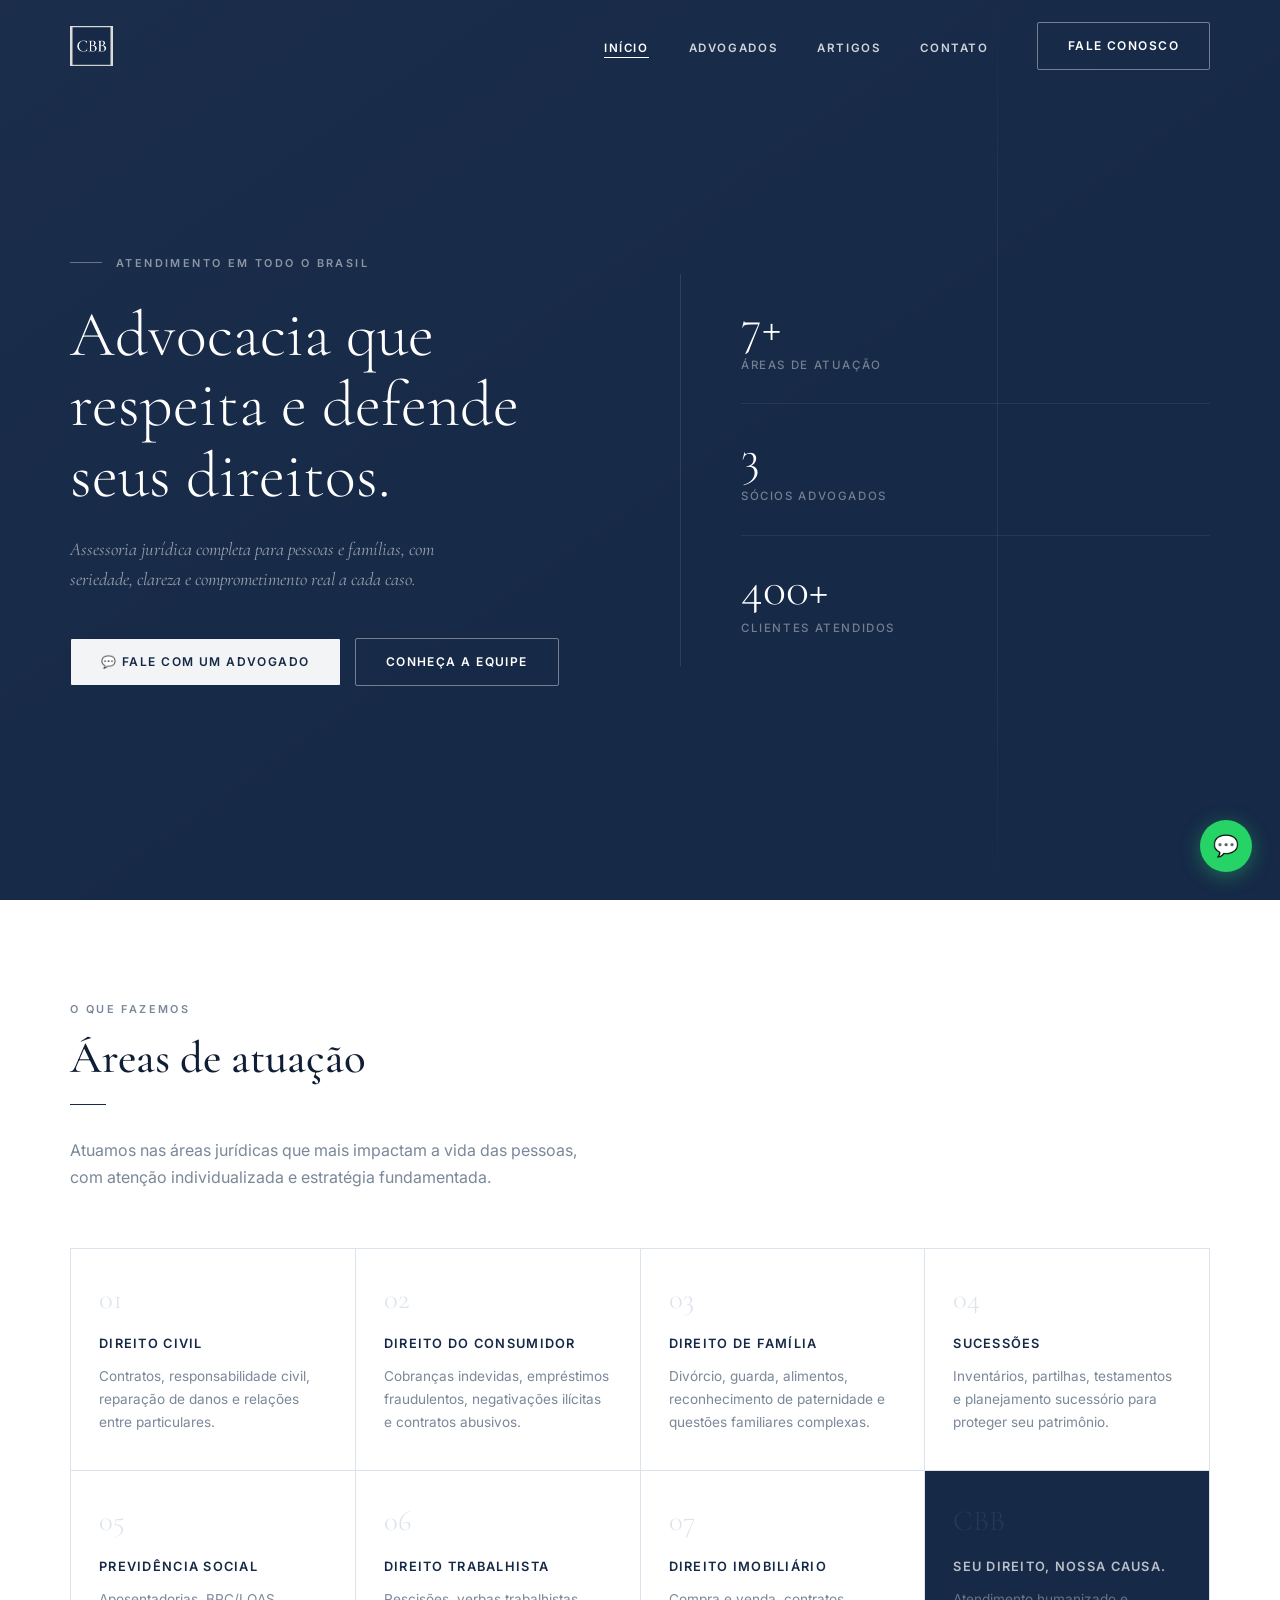
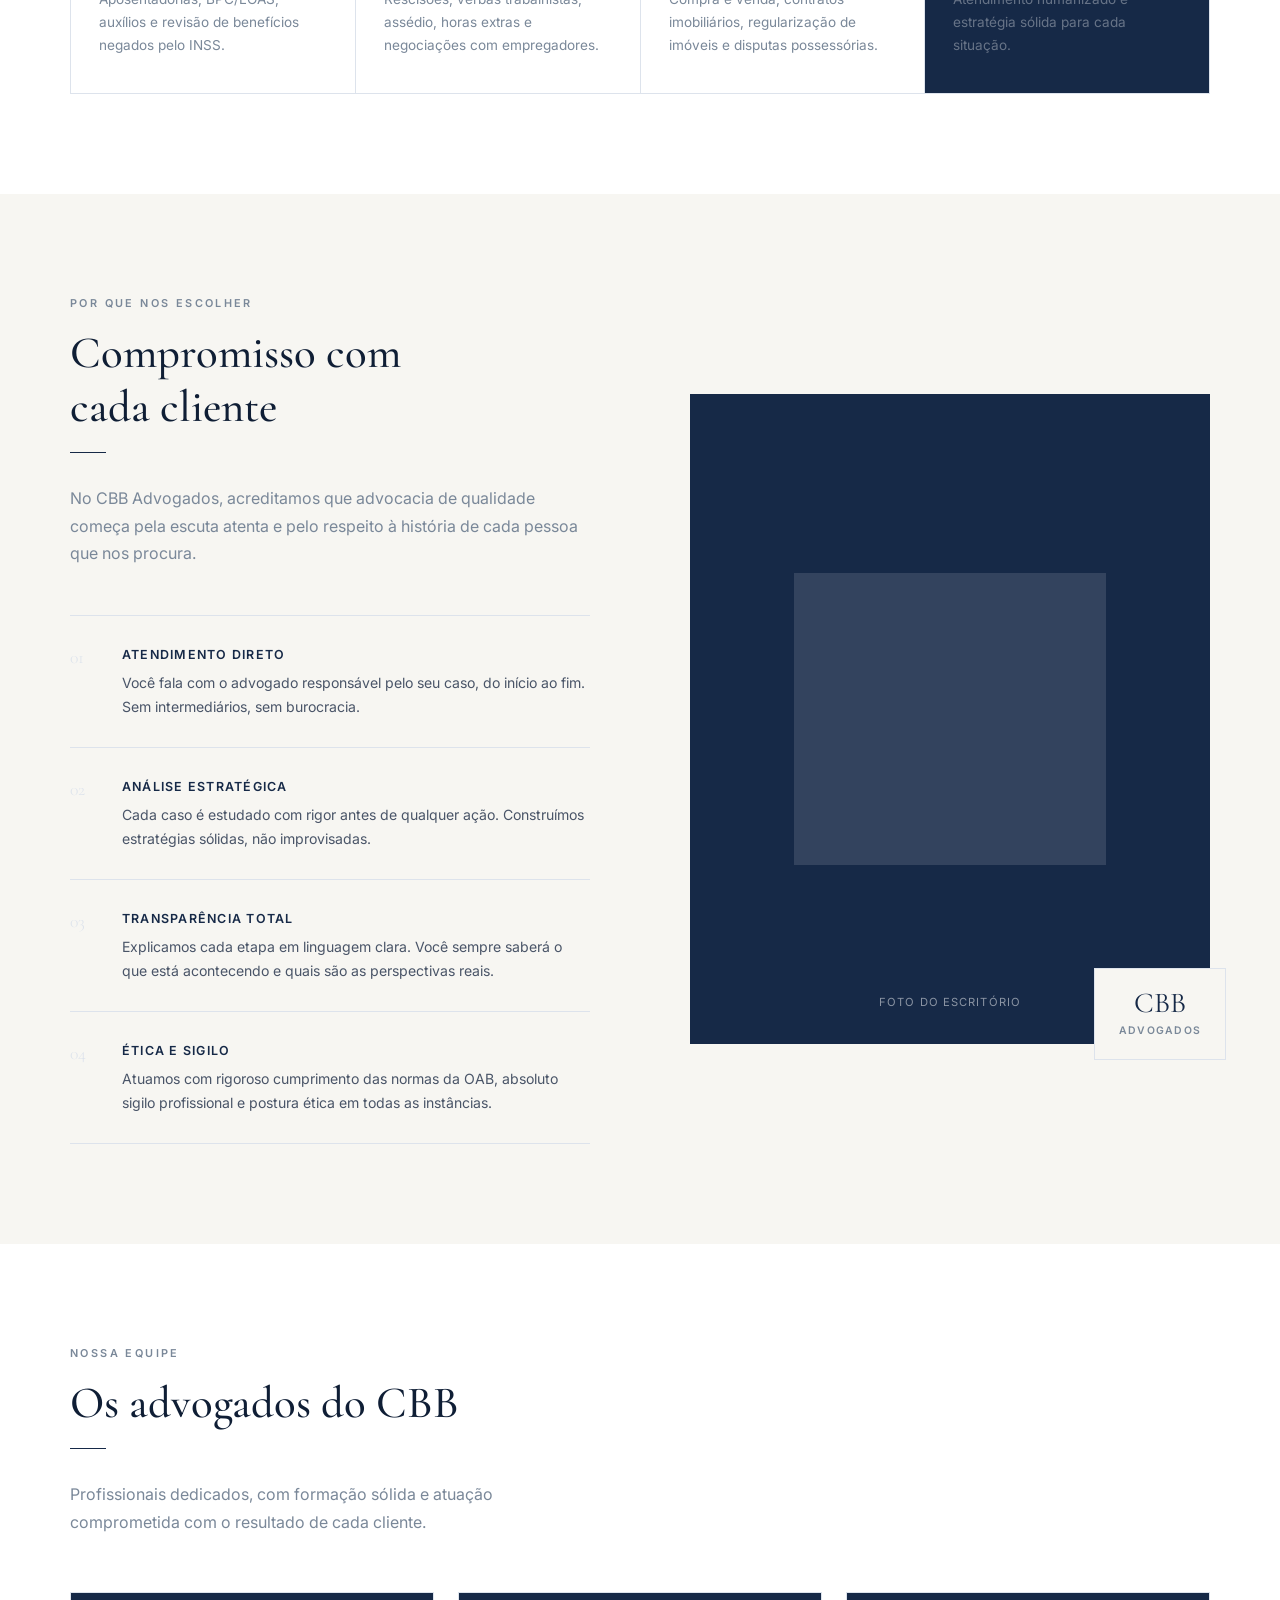
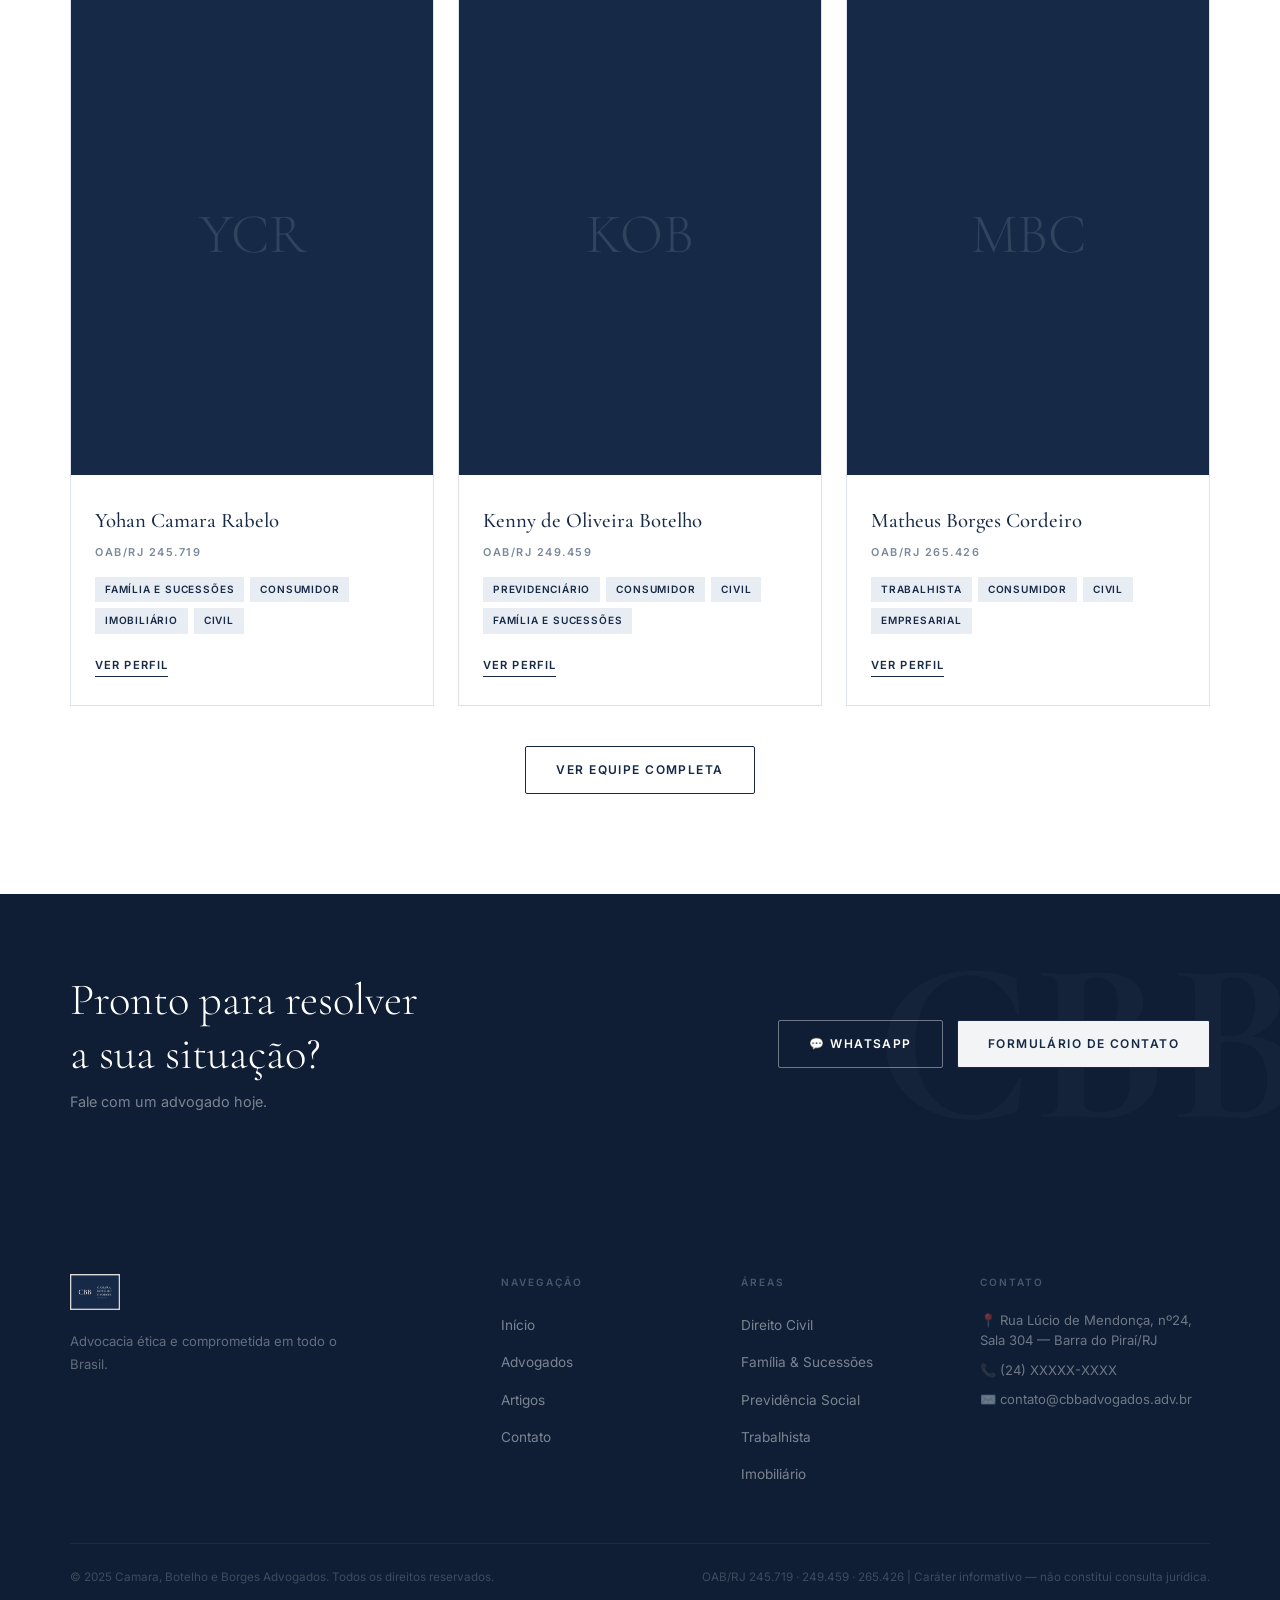
<file: index.html>
<!DOCTYPE html>
<html lang="pt-BR">
<head>
  <meta charset="UTF-8" />
  <meta name="viewport" content="width=device-width, initial-scale=1.0" />
  <title>CBB Advogados | Camara, Botelho e Borges — Barra do Piraí, RJ</title>
  <meta name="description" content="Escritório de advocacia especializado em Direito Civil, Família, Consumidor, Previdência, Trabalhista e Imobiliário. Atendimento em Barra do Piraí e região." />
  <link rel="stylesheet" href="style.css" />
  <link rel="preconnect" href="https://fonts.googleapis.com" />
  <link rel="preconnect" href="https://fonts.gstatic.com" crossorigin />
</head>
<body>

  <!-- NAVBAR -->
  <nav class="navbar">
    <div class="container navbar__inner">
      <a href="index.html" class="navbar__logo">
        <img src="cbb-logo-head.png" alt="Camara, Botelho e Borges Advogados" />
      </a>
      <ul class="navbar__menu">
        <li><a href="index.html"     class="navbar__link active">Início</a></li>
        <li><a href="advogados.html" class="navbar__link">Advogados</a></li>
        <li><a href="artigos.html"   class="navbar__link">Artigos</a></li>
        <li><a href="contato.html"   class="navbar__link">Contato</a></li>
        <li class="navbar__cta"><a href="contato.html" class="btn btn--outline-white">Fale Conosco</a></li>
      </ul>
      <button class="navbar__hamburger" aria-label="Menu"><span></span><span></span><span></span></button>
    </div>
  </nav>

  <!-- HERO -->
  <section class="hero">
    <div class="hero__deco-line"></div>
    <div class="container">
      <div class="hero__inner">

        <div class="hero__content">
          <div class="hero__eyebrow">
            <span class="hero__eyebrow-line"></span>
            <span class="hero__eyebrow-text">Atendimento em todo o Brasil</span>
          </div>

          <h1 class="hero__title">
            Advocacia que<br>
            respeita e defende <br> seus direitos.
          </h1>

          <p class="hero__subtitle">
            Assessoria jurídica completa para pessoas e famílias, com seriedade,
            clareza e comprometimento real a cada caso.
          </p>

          <div class="hero__actions">
            <a href="https://wa.me/5524XXXXXXXX" class="btn btn--navy" style="background:rgba(255,255,255,0.95);color:var(--navy);">
              💬 Fale com um advogado
            </a>
            <a href="advogados.html" class="btn btn--outline-white">Conheça a equipe</a>
          </div>
        </div>

        <div class="hero__right">
          <div class="hero__stat">
            <div class="hero__stat-number" data-target="7" data-suffix="+">7+</div>
            <div class="hero__stat-label">Áreas de atuação</div>
          </div>
          <div class="hero__stat">
            <div class="hero__stat-number" data-target="3" data-suffix="">3</div>
            <div class="hero__stat-label">Sócios advogados</div>
          </div>
          <div class="hero__stat">
            <div class="hero__stat-number" data-target="400" data-suffix="+">400+</div>
            <div class="hero__stat-label">Clientes atendidos</div>
          </div>
        </div>

      </div>
    </div>
  </section>

  <!-- ÁREAS -->
  <section class="section">
    <div class="container">
      <span class="label">O que fazemos</span>
      <h2 style="margin-bottom: 14px;">Áreas de atuação</h2>
      <div class="rule"></div>
      <p style="color: var(--gray-text); margin-bottom: 56px; max-width: 52ch;">
        Atuamos nas áreas jurídicas que mais impactam a vida das pessoas,
        com atenção individualizada e estratégia fundamentada.
      </p>

      <div class="areas__grid">
        <div class="area-card">
          <div class="area-card__number">01</div>
          <div class="area-card__title">Direito Civil</div>
          <p class="area-card__text">Contratos, responsabilidade civil, reparação de danos e relações entre particulares.</p>
        </div>
        <div class="area-card">
          <div class="area-card__number">02</div>
          <div class="area-card__title">Direito do Consumidor</div>
          <p class="area-card__text">Cobranças indevidas, empréstimos fraudulentos, negativações ilícitas e contratos abusivos.</p>
        </div>
        <div class="area-card">
          <div class="area-card__number">03</div>
          <div class="area-card__title">Direito de Família</div>
          <p class="area-card__text">Divórcio, guarda, alimentos, reconhecimento de paternidade e questões familiares complexas.</p>
        </div>
        <div class="area-card">
          <div class="area-card__number">04</div>
          <div class="area-card__title">Sucessões</div>
          <p class="area-card__text">Inventários, partilhas, testamentos e planejamento sucessório para proteger seu patrimônio.</p>
        </div>
        <div class="area-card">
          <div class="area-card__number">05</div>
          <div class="area-card__title">Previdência Social</div>
          <p class="area-card__text">Aposentadorias, BPC/LOAS, auxílios e revisão de benefícios negados pelo INSS.</p>
        </div>
        <div class="area-card">
          <div class="area-card__number">06</div>
          <div class="area-card__title">Direito Trabalhista</div>
          <p class="area-card__text">Rescisões, verbas trabalhistas, assédio, horas extras e negociações com empregadores.</p>
        </div>
        <div class="area-card">
          <div class="area-card__number">07</div>
          <div class="area-card__title">Direito Imobiliário</div>
          <p class="area-card__text">Compra e venda, contratos imobiliários, regularização de imóveis e disputas possessórias.</p>
        </div>
        <div class="area-card" style="background: var(--navy); cursor: default;">
          <div class="area-card__number" style="color: rgba(255,255,255,0.08);">CBB</div>
          <div class="area-card__title" style="color: rgba(255,255,255,0.7);">Seu direito, nossa causa.</div>
          <p class="area-card__text" style="color: rgba(255,255,255,0.35);">Atendimento humanizado e estratégia sólida para cada situação.</p>
        </div>
      </div>
    </div>
  </section>

  <!-- POR QUE NÓS -->
  <section class="section section--cream">
    <div class="container">
      <div class="why__layout">

        <div>
          <span class="label">Por que nos escolher</span>
          <h2 style="margin-bottom: 14px;">Compromisso com<br>cada cliente</h2>
          <div class="rule"></div>
          <p style="color: var(--gray-text); margin-bottom: 48px;">
            No CBB Advogados, acreditamos que advocacia de qualidade começa
            pela escuta atenta e pelo respeito à história de cada pessoa que
            nos procura.
          </p>

          <div class="why__items">
            <div class="why__item">
              <span class="why__item-num">01</span>
              <div>
                <div class="why__item-title">Atendimento Direto</div>
                <p class="why__item-text">Você fala com o advogado responsável pelo seu caso, do início ao fim. Sem intermediários, sem burocracia.</p>
              </div>
            </div>
            <div class="why__item">
              <span class="why__item-num">02</span>
              <div>
                <div class="why__item-title">Análise Estratégica</div>
                <p class="why__item-text">Cada caso é estudado com rigor antes de qualquer ação. Construímos estratégias sólidas, não improvisadas.</p>
              </div>
            </div>
            <div class="why__item">
              <span class="why__item-num">03</span>
              <div>
                <div class="why__item-title">Transparência Total</div>
                <p class="why__item-text">Explicamos cada etapa em linguagem clara. Você sempre saberá o que está acontecendo e quais são as perspectivas reais.</p>
              </div>
            </div>
            <div class="why__item">
              <span class="why__item-num">04</span>
              <div>
                <div class="why__item-title">Ética e Sigilo</div>
                <p class="why__item-text">Atuamos com rigoroso cumprimento das normas da OAB, absoluto sigilo profissional e postura ética em todas as instâncias.</p>
              </div>
            </div>
          </div>
        </div>

        <div class="why__visual">
          <div class="why__visual-main">
            <img src="img/logo-empilhado-azul.png" alt="CBB" class="why__visual-logo" style="filter: brightness(0) invert(1);" />
            <!-- Substitua por foto real do escritório -->
            <div class="why__visual-text">Foto do escritório</div>
          </div>
          <div class="why__visual-accent">
            <strong>CBB</strong>
            <span>Advogados</span>
          </div>
        </div>

      </div>
    </div>
  </section>

  <!-- EQUIPE -->
  <section class="section">
    <div class="container">
      <span class="label">Nossa equipe</span>
      <h2 style="margin-bottom: 14px;">Os advogados do CBB</h2>
      <div class="rule"></div>
      <p style="color: var(--gray-text); margin-bottom: 56px; max-width: 50ch;">
        Profissionais dedicados, com formação sólida e atuação comprometida
        com o resultado de cada cliente.
      </p>

      <div class="lawyers__grid">

        <!-- Yohan Camara Rabelo -->
        <div class="lawyer-card">
          <div class="lawyer-card__photo">
            <!-- <img src="img/yohan.jpg" alt="Yohan Camara Rabelo"> -->
            <div class="lawyer-card__photo-mono">YCR</div>
          </div>
          <div class="lawyer-card__body">
            <div class="lawyer-card__name">Yohan Camara Rabelo</div>
            <div class="lawyer-card__oab">OAB/RJ 245.719</div>
            <div class="lawyer-card__tags">
              <span class="lawyer-card__tag">Família e Sucessões</span>
              <span class="lawyer-card__tag">Consumidor</span>
              <span class="lawyer-card__tag">Imobiliário</span>
              <span class="lawyer-card__tag">Civil</span>
            </div>
            <a href="advogados.html#yohan" class="lawyer-card__link">Ver perfil</a>
          </div>
        </div>

        <!-- Kenny de Oliveira Botelho -->
        <div class="lawyer-card">
          <div class="lawyer-card__photo">
            <!-- <img src="img/kenny.jpg" alt="Kenny de Oliveira Botelho"> -->
            <div class="lawyer-card__photo-mono">KOB</div>
          </div>
          <div class="lawyer-card__body">
            <div class="lawyer-card__name">Kenny de Oliveira Botelho</div>
            <div class="lawyer-card__oab">OAB/RJ 249.459</div>
            <div class="lawyer-card__tags">
              <span class="lawyer-card__tag">Previdenciário</span>
              <span class="lawyer-card__tag">Consumidor</span>
              <span class="lawyer-card__tag">Civil</span>
              <span class="lawyer-card__tag">Família e Sucessões</span>              
            </div>
            <a href="advogados.html#kenny" class="lawyer-card__link">Ver perfil</a>
          </div>
        </div>

        <!-- Matheus Borges Cordeiro -->
        <div class="lawyer-card">
          <div class="lawyer-card__photo">
            <!-- <img src="img/matheus.jpg" alt="Matheus Borges Cordeiro"> -->
            <div class="lawyer-card__photo-mono">MBC</div>
          </div>
          <div class="lawyer-card__body">
            <div class="lawyer-card__name">Matheus Borges Cordeiro</div>
            <div class="lawyer-card__oab">OAB/RJ 265.426</div>
            <div class="lawyer-card__tags">
              <span class="lawyer-card__tag">Trabalhista</span>
              <span class="lawyer-card__tag">Consumidor</span>
              <span class="lawyer-card__tag">Civil</span>
              <span class="lawyer-card__tag">Empresarial</span>
            </div>
            <a href="advogados.html#matheus" class="lawyer-card__link">Ver perfil</a>
          </div>
        </div>

      </div>

      <div style="text-align: center; margin-top: 40px;">
        <a href="advogados.html" class="btn btn--outline-navy">Ver equipe completa</a>
      </div>
    </div>
  </section>

   <!-- CTA -->
  <div class="cta-strip">
    <div class="container">
      <div class="cta-strip__inner">
        <div class="cta-strip__text">
          <h2>Pronto para resolver<br>a sua situação?</h2>
          <p>Fale com um advogado hoje.</p>
        </div>
        <div class="cta-strip__actions">
          <a href="https://wa.me/5524XXXXXXXX" class="btn btn--outline-white">💬 WhatsApp</a>
          <a href="contato.html" class="btn btn--navy" style="background:rgba(255,255,255,0.95); color:var(--navy);">Formulário de contato</a>
        </div>
      </div>
    </div>
  </div>

  <!-- FOOTER -->
  <footer class="footer">
    <div class="container">
      <div class="footer__top">
        <div>
          <img src="img/logo-horizontal-branco.png" alt="CBB Advogados" class="footer__logo" />
          <p class="footer__tagline">
            Advocacia ética e comprometida em todo o Brasil.
          </p>
        </div>
        <div>
          <div class="footer__col-title">Navegação</div>
          <ul class="footer__links">
            <li><a href="index.html"     class="footer__link">Início</a></li>
            <li><a href="advogados.html" class="footer__link">Advogados</a></li>
            <li><a href="artigos.html"   class="footer__link">Artigos</a></li>
            <li><a href="contato.html"   class="footer__link">Contato</a></li>
          </ul>
        </div>
        <div>
          <div class="footer__col-title">Áreas</div>
          <ul class="footer__links">
            <li><a href="contato.html" class="footer__link">Direito Civil</a></li>
            <li><a href="contato.html" class="footer__link">Família &amp; Sucessões</a></li>
            <li><a href="contato.html" class="footer__link">Previdência Social</a></li>
            <li><a href="contato.html" class="footer__link">Trabalhista</a></li>
            <li><a href="contato.html" class="footer__link">Imobiliário</a></li>
          </ul>
        </div>
        <div>
          <div class="footer__col-title">Contato</div>
          <div class="footer__contact-item">📍 Rua Lúcio de Mendonça, nº24, Sala 304 — Barra do Piraí/RJ</div>
          <div class="footer__contact-item">📞 (24) XXXXX-XXXX</div>
          <div class="footer__contact-item">✉️ contato@cbbadvogados.adv.br</div>
        </div>
      </div>
      <div class="footer__bottom">
        <span>© 2025 Camara, Botelho e Borges Advogados. Todos os direitos reservados.</span>
        <span>OAB/RJ 245.719 · 249.459 · 265.426 | Caráter informativo — não constitui consulta jurídica.</span>
      </div>
    </div>
  </footer>

  <a href="https://wa.me/5524XXXXXXXX" class="whatsapp-float" title="WhatsApp">💬</a>
  <script src="script.js"></script>
</body>
</html>
</file>
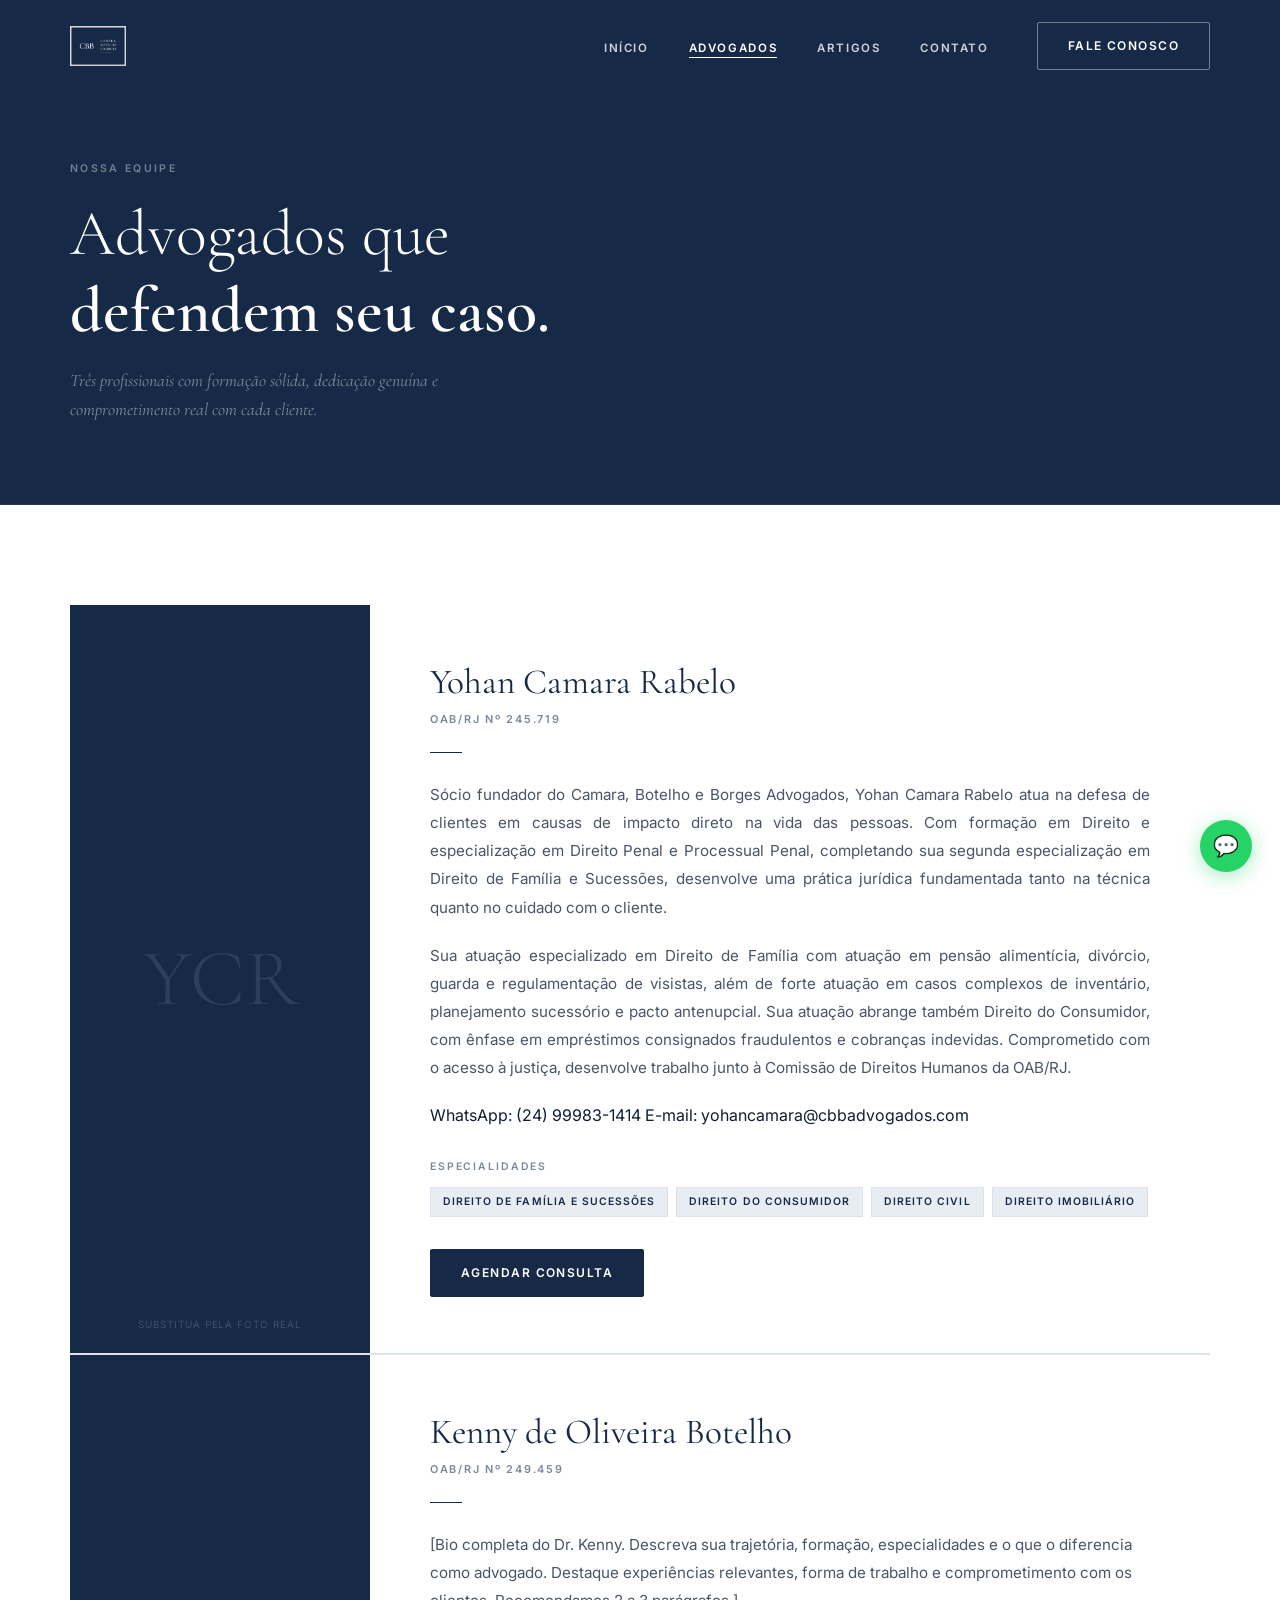
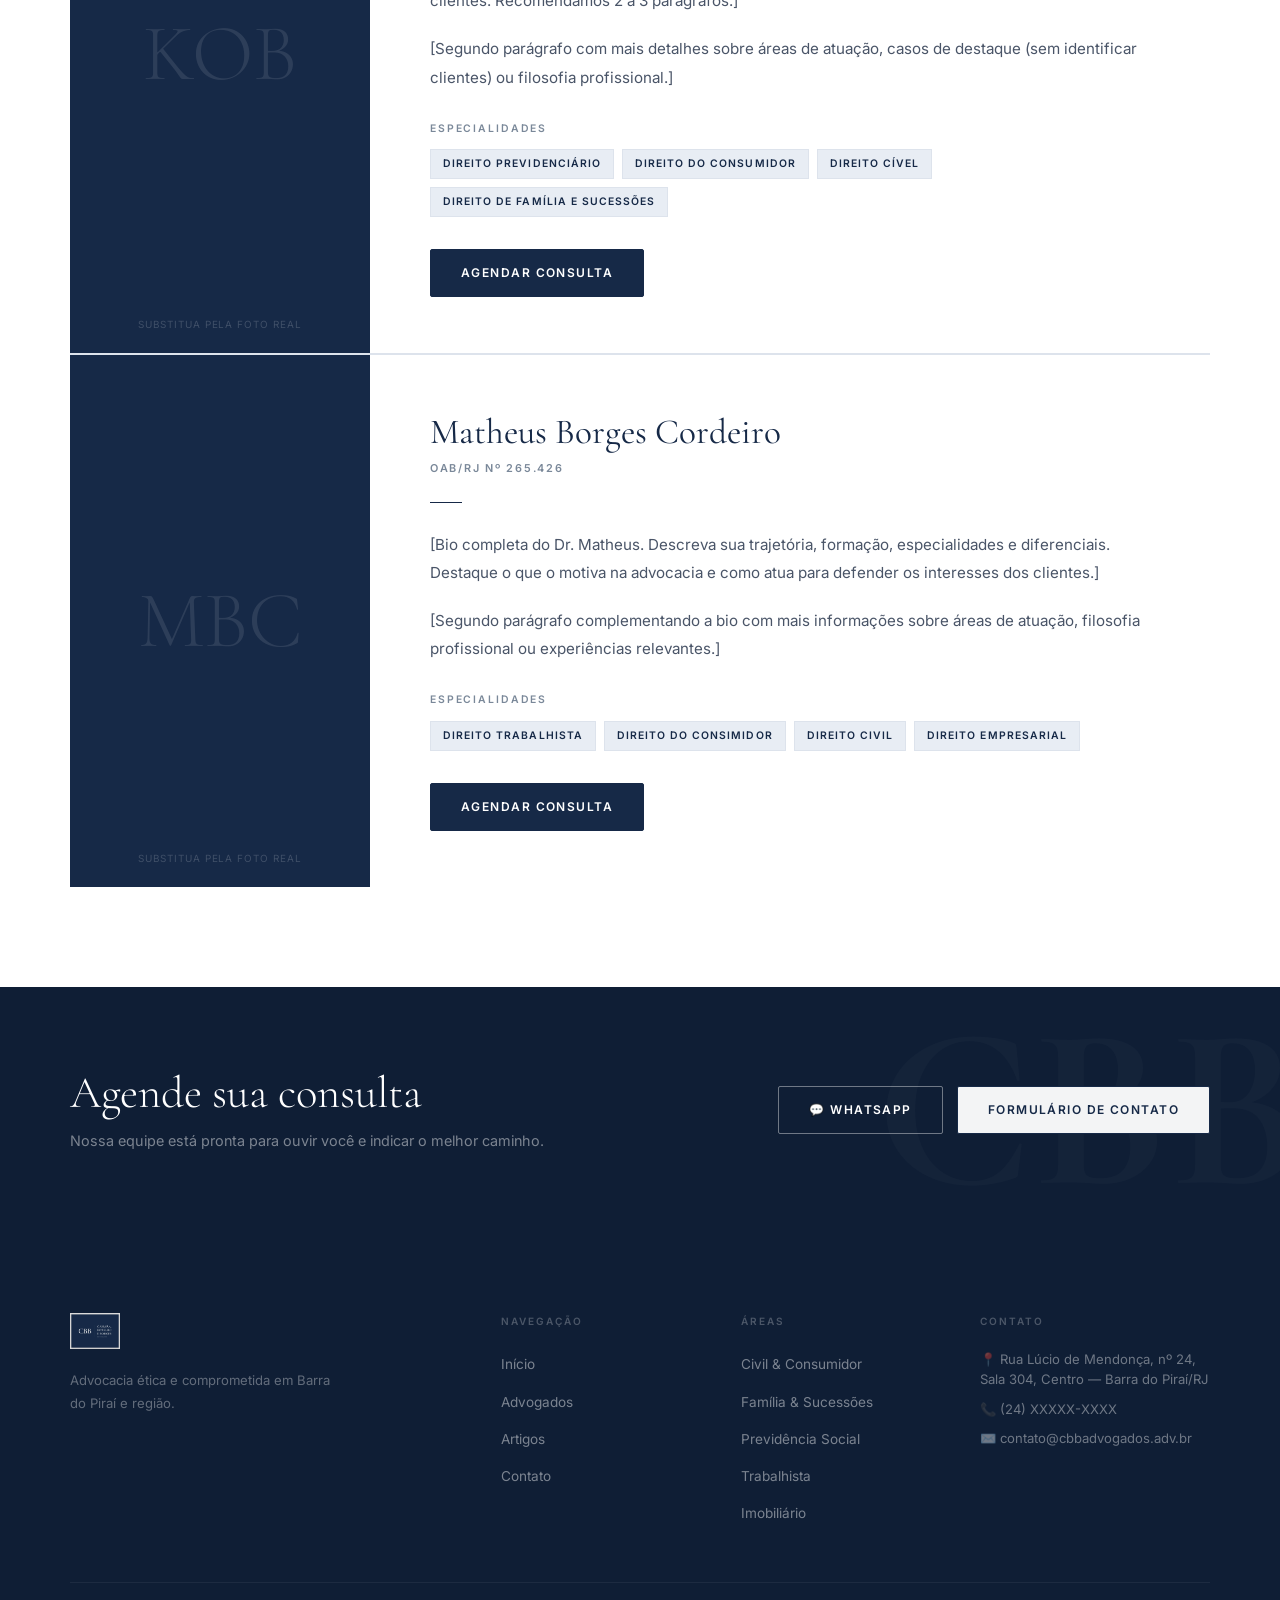
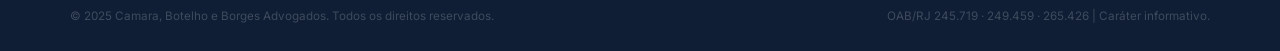
<file: advogados.html>
<!DOCTYPE html>
<html lang="pt-BR">
<head>
  <meta charset="UTF-8" />
  <meta name="viewport" content="width=device-width, initial-scale=1.0" />
  <title>Advogados | CBB — Camara, Botelho e Borges</title>
  <meta name="description" content="Conheça os advogados do CBB: Yohan Camara Rabelo, Kenny de Oliveira Botelho e Matheus Borges Cordeiro. Especialistas em Direito Civil, Família, Previdência e mais." />
  <link rel="stylesheet" href="style.css" />
  <link rel="preconnect" href="https://fonts.googleapis.com" />
  <link rel="preconnect" href="https://fonts.gstatic.com" crossorigin />
</head>
<body>

  <nav class="navbar">
    <div class="container navbar__inner">
      <a href="index.html" class="navbar__logo">
        <img src="img/logo-horizontal-branco.png" alt="CBB Advogados" />
      </a>
      <ul class="navbar__menu">
        <li><a href="index.html"     class="navbar__link">Início</a></li>
        <li><a href="advogados.html" class="navbar__link active">Advogados</a></li>
        <li><a href="artigos.html"   class="navbar__link">Artigos</a></li>
        <li><a href="contato.html"   class="navbar__link">Contato</a></li>
        <li class="navbar__cta"><a href="contato.html" class="btn btn--outline-white">Fale Conosco</a></li>
      </ul>
      <button class="navbar__hamburger" aria-label="Menu"><span></span><span></span><span></span></button>
    </div>
  </nav>

  <header class="page-header">
    <div class="container">
      <span class="page-header__label">Nossa equipe</span>
      <h1 class="page-header__title">Advogados que<br><strong>defendem seu caso.</strong></h1>
      <p class="page-header__subtitle">
        Três profissionais com formação sólida, dedicação genuína
        e comprometimento real com cada cliente.
      </p>
    </div>
  </header>

  <section class="section">
    <div class="container">
      <div class="lawyers-full__grid">

        <!-- YOHAN CAMARA RABELO -->
        <div class="lawyer-full" id="yohan">
          <div class="lawyer-full__photo">
            <!--
              Substitua por:
              <img src="img/yohan.jpg" alt="Yohan Camara Rabelo">
            -->
            <div class="lawyer-full__photo-mono">YCR</div>
            <div class="lawyer-full__photo-hint">Substitua pela foto real</div>
          </div>
          <div class="lawyer-full__body">
            <h2 class="lawyer-full__name">Yohan Camara Rabelo</h2>
            <span class="lawyer-full__oab">OAB/RJ nº 245.719</span>
            <div class="lawyer-full__rule"></div>

            <p class="lawyer-full__bio" style="text-align: justify;">
              Sócio fundador do Camara, Botelho e Borges Advogados, Yohan Camara Rabelo atua na defesa
              de clientes em causas de impacto direto na vida das pessoas. Com formação em Direito
              e especialização em Direito Penal e Processual Penal, completando sua segunda
              especialização em Direito de Família e Sucessões, desenvolve uma prática jurídica
              fundamentada tanto na técnica quanto no cuidado com o cliente.              
            </p>
            <p class="lawyer-full__bio" style="text-align: justify;">
              Sua atuação especializado em Direito de Família com atuação em pensão alimentícia, divórcio, 
              guarda e regulamentação de visistas, além de forte atuação em casos complexos de inventário, 
              planejamento sucessório e pacto antenupcial. Sua atuação abrange também Direito do Consumidor, 
              com ênfase em empréstimos consignados fraudulentos e cobranças indevidas. 
              Comprometido com o acesso à justiça, desenvolve trabalho junto à Comissão de Direitos Humanos da OAB/RJ.             
            </p>

              <p class="contato__bio">
              WhatsApp: (24) 99983-1414
              E-mail: yohancamara@cbbadvogados.com
            </p>

            <div class="lawyer-full__spec-label">Especialidades</div>
            <div class="lawyer-full__tags">
              <span class="lawyer-full__tag">Direito de Família e Sucessões</span>
              <span class="lawyer-full__tag">Direito do Consumidor</span>             
              <span class="lawyer-full__tag">Direito Civil</span>
              <span class="lawyer-full__tag">Direito Imobiliário</span>              
            </div>

            <a href="contato.html" class="btn btn--navy">Agendar Consulta</a>
          </div>
        </div>

        <!-- KENNY DE OLIVEIRA BOTELHO -->
        <div class="lawyer-full" id="kenny">
          <div class="lawyer-full__photo">
            <!--
              Substitua por:
              <img src="img/kenny.jpg" alt="Kenny de Oliveira Botelho">
            -->
            <div class="lawyer-full__photo-mono">KOB</div>
            <div class="lawyer-full__photo-hint">Substitua pela foto real</div>
          </div>
          <div class="lawyer-full__body">
            <h2 class="lawyer-full__name">Kenny de Oliveira Botelho</h2>
            <span class="lawyer-full__oab">OAB/RJ nº 249.459</span>
            <div class="lawyer-full__rule"></div>

            <p class="lawyer-full__bio">
              [Bio completa do Dr. Kenny. Descreva sua trajetória, formação, especialidades e
              o que o diferencia como advogado. Destaque experiências relevantes, forma de
              trabalho e comprometimento com os clientes. Recomendamos 2 a 3 parágrafos.]
            </p>
            <p class="lawyer-full__bio">
              [Segundo parágrafo com mais detalhes sobre áreas de atuação, casos de destaque
              (sem identificar clientes) ou filosofia profissional.]
            </p>

            <div class="lawyer-full__spec-label">Especialidades</div>
            <div class="lawyer-full__tags">
              <span class="lawyer-full__tag">Direito Previdenciário</span>
              <span class="lawyer-full__tag">Direito do Consumidor</span>
              <span class="lawyer-full__tag">Direito Cível</span>
              <span class="lawyer-full__tag">Direito de Família e Sucessões</span>
            </div>

            <a href="contato.html" class="btn btn--navy">Agendar Consulta</a>
          </div>
        </div>

        <!-- MATHEUS BORGES CORDEIRO -->
        <div class="lawyer-full" id="matheus">
          <div class="lawyer-full__photo">
            <!--
              Substitua por:
              <img src="img/matheus.jpg" alt="Matheus Borges Cordeiro">
            -->
            <div class="lawyer-full__photo-mono">MBC</div>
            <div class="lawyer-full__photo-hint">Substitua pela foto real</div>
          </div>
          <div class="lawyer-full__body">
            <h2 class="lawyer-full__name">Matheus Borges Cordeiro</h2>
            <span class="lawyer-full__oab">OAB/RJ nº 265.426</span>
            <div class="lawyer-full__rule"></div>

            <p class="lawyer-full__bio">
              [Bio completa do Dr. Matheus. Descreva sua trajetória, formação, especialidades e
              diferenciais. Destaque o que o motiva na advocacia e como atua para defender
              os interesses dos clientes.]
            </p>
            <p class="lawyer-full__bio">
              [Segundo parágrafo complementando a bio com mais informações sobre áreas de
              atuação, filosofia profissional ou experiências relevantes.]
            </p>

            <div class="lawyer-full__spec-label">Especialidades</div>
            <div class="lawyer-full__tags">
              <span class="lawyer-full__tag">Direito Trabalhista</span>
              <span class="lawyer-full__tag">Direito do Consimidor</span>
              <span class="lawyer-full__tag">Direito Civil</span>
              <span class="lawyer-full__tag">Direito Empresarial</span>
            </div>

            <a href="contato.html" class="btn btn--navy">Agendar Consulta</a>
          </div>
        </div>

      </div>
    </div>
  </section>

  <!-- CTA -->
  <div class="cta-strip">
    <div class="container">
      <div class="cta-strip__inner">
        <div class="cta-strip__text">
          <h2>Agende sua consulta</h2>
          <p>Nossa equipe está pronta para ouvir você e indicar o melhor caminho.</p>
        </div>
        <div class="cta-strip__actions">
          <a href="https://wa.me/5524XXXXXXXX" class="btn btn--outline-white">💬 WhatsApp</a>
          <a href="contato.html" class="btn btn--navy" style="background:rgba(255,255,255,0.95); color:var(--navy);">Formulário de contato</a>
        </div>
      </div>
    </div>
  </div>

  <footer class="footer">
    <div class="container">
      <div class="footer__top">
        <div>
          <img src="img/logo-horizontal-branco.png" alt="CBB Advogados" class="footer__logo" />
          <p class="footer__tagline">Advocacia ética e comprometida em Barra do Piraí e região.</p>
        </div>
        <div>
          <div class="footer__col-title">Navegação</div>
          <ul class="footer__links">
            <li><a href="index.html"     class="footer__link">Início</a></li>
            <li><a href="advogados.html" class="footer__link">Advogados</a></li>
            <li><a href="artigos.html"   class="footer__link">Artigos</a></li>
            <li><a href="contato.html"   class="footer__link">Contato</a></li>
          </ul>
        </div>
        <div>
          <div class="footer__col-title">Áreas</div>
          <ul class="footer__links">
            <li><a href="contato.html" class="footer__link">Civil &amp; Consumidor</a></li>
            <li><a href="contato.html" class="footer__link">Família &amp; Sucessões</a></li>
            <li><a href="contato.html" class="footer__link">Previdência Social</a></li>
            <li><a href="contato.html" class="footer__link">Trabalhista</a></li>
            <li><a href="contato.html" class="footer__link">Imobiliário</a></li>
          </ul>
        </div>
        <div>
          <div class="footer__col-title">Contato</div>
          <div class="footer__contact-item">📍 Rua Lúcio de Mendonça, nº 24, Sala 304, Centro — Barra do Piraí/RJ</div>
          <div class="footer__contact-item">📞 (24) XXXXX-XXXX</div>
          <div class="footer__contact-item">✉️ contato@cbbadvogados.adv.br</div>
        </div>
      </div>
      <div class="footer__bottom">
        <span>© 2025 Camara, Botelho e Borges Advogados. Todos os direitos reservados.</span>
        <span>OAB/RJ 245.719 · 249.459 · 265.426 | Caráter informativo.</span>
      </div>
    </div>
  </footer>

  <a href="https://wa.me/5524XXXXXXXX" class="whatsapp-float">💬</a>
  <script src="script.js"></script>
</body>
</html>
</file>
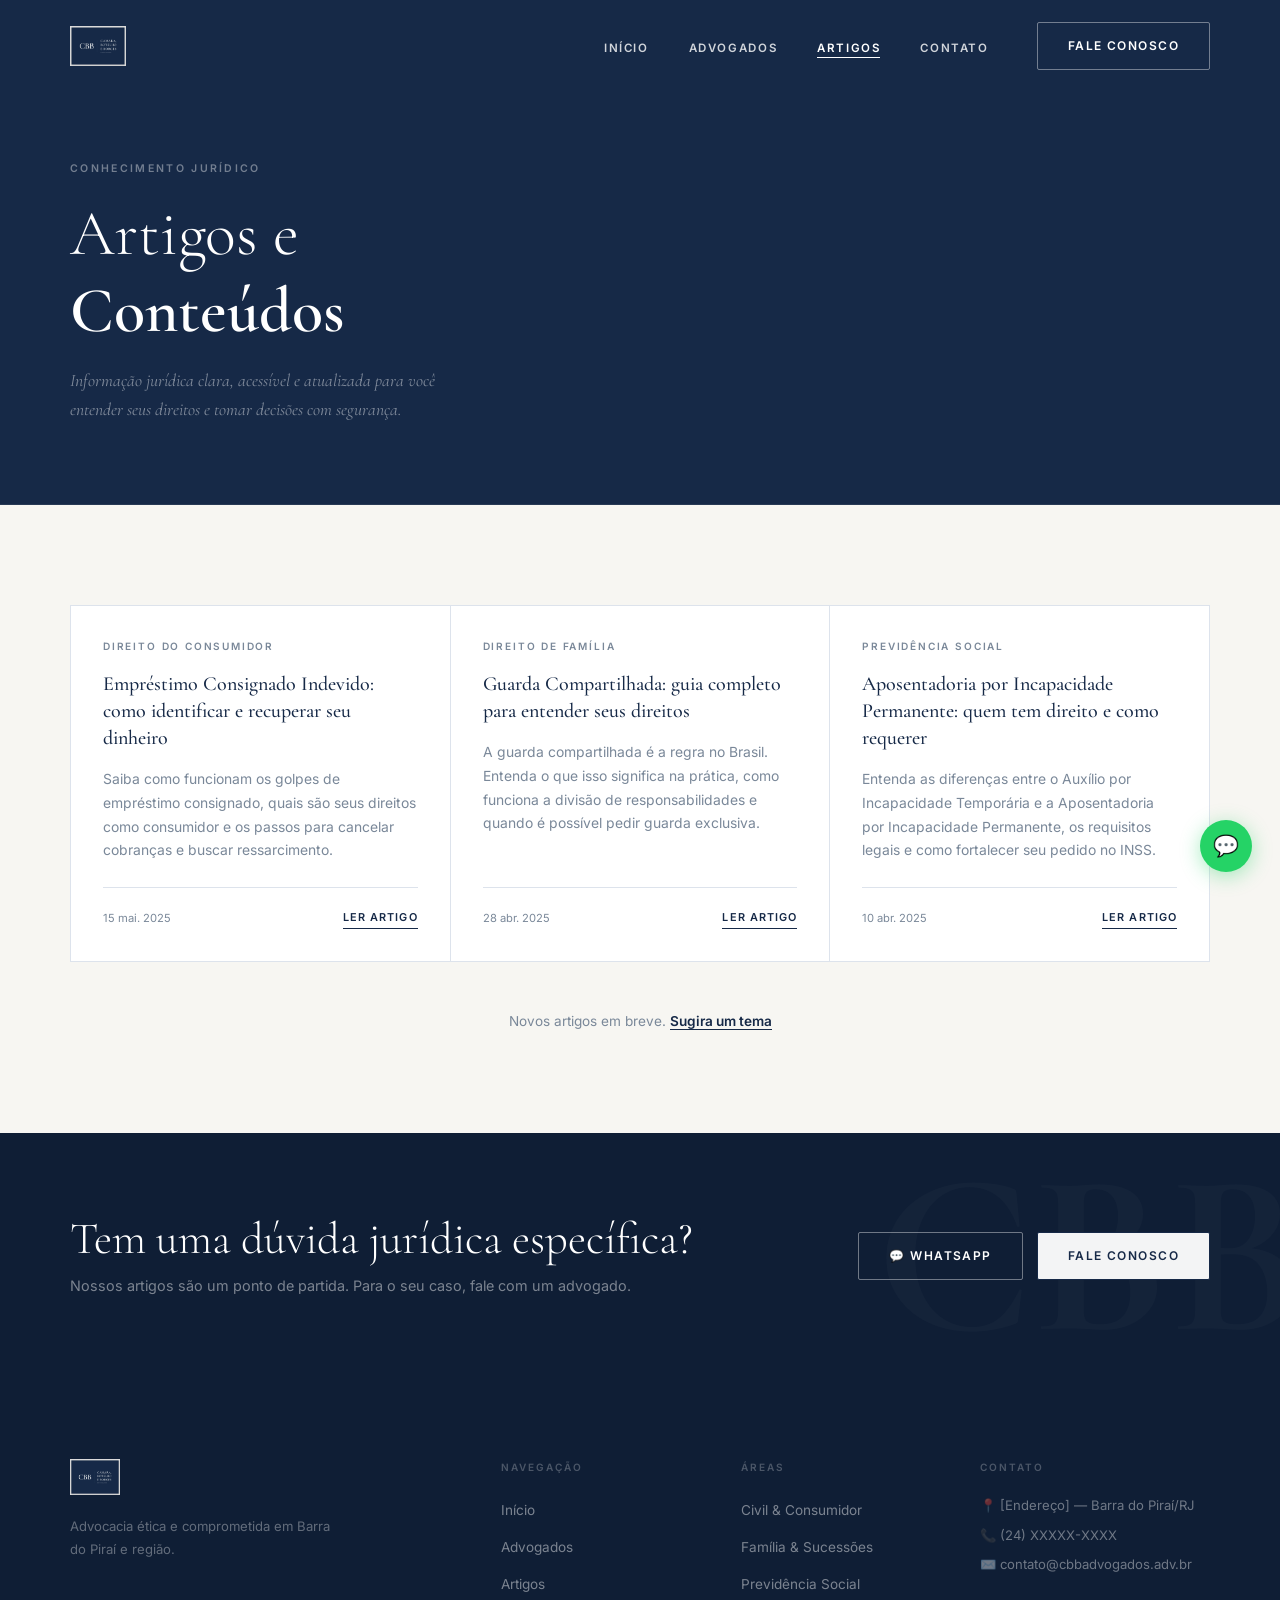
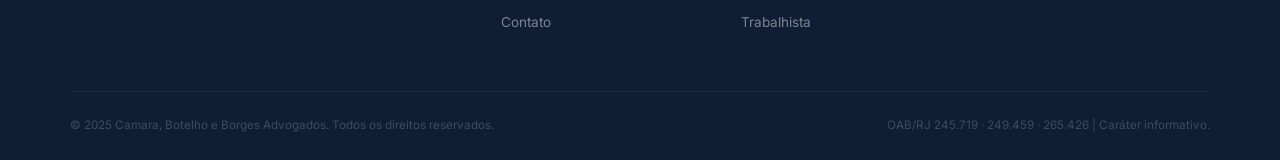
<file: artigos.html>
<!DOCTYPE html>
<html lang="pt-BR">
<head>
  <meta charset="UTF-8" />
  <meta name="viewport" content="width=device-width, initial-scale=1.0" />
  <title>Artigos | CBB — Camara, Botelho e Borges Advogados</title>
  <meta name="description" content="Artigos jurídicos sobre Direito Civil, Família, Previdência, Trabalhista e Consumidor. Informação clara e acessível pelo CBB Advogados." />
  <link rel="stylesheet" href="style.css" />
  <link rel="preconnect" href="https://fonts.googleapis.com" />
  <link rel="preconnect" href="https://fonts.gstatic.com" crossorigin />
</head>
<body>

  <nav class="navbar">
    <div class="container navbar__inner">
      <a href="index.html" class="navbar__logo">
        <img src="img/logo-horizontal-branco.png" alt="CBB Advogados" />
      </a>
      <ul class="navbar__menu">
        <li><a href="index.html"     class="navbar__link">Início</a></li>
        <li><a href="advogados.html" class="navbar__link">Advogados</a></li>
        <li><a href="artigos.html"   class="navbar__link active">Artigos</a></li>
        <li><a href="contato.html"   class="navbar__link">Contato</a></li>
        <li class="navbar__cta"><a href="contato.html" class="btn btn--outline-white">Fale Conosco</a></li>
      </ul>
      <button class="navbar__hamburger" aria-label="Menu"><span></span><span></span><span></span></button>
    </div>
  </nav>

  <header class="page-header">
    <div class="container">
      <span class="page-header__label">Conhecimento jurídico</span>
      <h1 class="page-header__title">Artigos e<br><strong>Conteúdos</strong></h1>
      <p class="page-header__subtitle">
        Informação jurídica clara, acessível e atualizada para
        você entender seus direitos e tomar decisões com segurança.
      </p>
    </div>
  </header>

  <section class="section section--cream">
    <div class="container">
      <div class="articles__grid">

        <article class="article-card">
          <div class="article-card__top">
            <span class="article-card__category">Direito do Consumidor</span>
            <h2 class="article-card__title">
              <a href="artigos/emprestimo-consignado-indevido.html">
                Empréstimo Consignado Indevido: como identificar e recuperar seu dinheiro
              </a>
            </h2>
          </div>
          <div class="article-card__body">
            <p class="article-card__excerpt">
              Saiba como funcionam os golpes de empréstimo consignado, quais são seus direitos
              como consumidor e os passos para cancelar cobranças e buscar ressarcimento.
            </p>
            <div class="article-card__footer">
              <span class="article-card__date">15 mai. 2025</span>
              <a href="artigos/emprestimo-consignado-indevido.html" class="article-card__link">Ler artigo</a>
            </div>
          </div>
        </article>

        <article class="article-card">
          <div class="article-card__top">
            <span class="article-card__category">Direito de Família</span>
            <h2 class="article-card__title">
              <a href="artigos/guarda-compartilhada-guia-completo.html">
                Guarda Compartilhada: guia completo para entender seus direitos
              </a>
            </h2>
          </div>
          <div class="article-card__body">
            <p class="article-card__excerpt">
              A guarda compartilhada é a regra no Brasil. Entenda o que isso significa na prática,
              como funciona a divisão de responsabilidades e quando é possível pedir guarda exclusiva.
            </p>
            <div class="article-card__footer">
              <span class="article-card__date">28 abr. 2025</span>
              <a href="artigos/guarda-compartilhada-guia-completo.html" class="article-card__link">Ler artigo</a>
            </div>
          </div>
        </article>

        <article class="article-card">
          <div class="article-card__top">
            <span class="article-card__category">Previdência Social</span>
            <h2 class="article-card__title">
              <a href="artigos/aposentadoria-por-incapacidade-como-requerer.html">
                Aposentadoria por Incapacidade Permanente: quem tem direito e como requerer
              </a>
            </h2>
          </div>
          <div class="article-card__body">
            <p class="article-card__excerpt">
              Entenda as diferenças entre o Auxílio por Incapacidade Temporária e a Aposentadoria
              por Incapacidade Permanente, os requisitos legais e como fortalecer seu pedido no INSS.
            </p>
            <div class="article-card__footer">
              <span class="article-card__date">10 abr. 2025</span>
              <a href="artigos/aposentadoria-por-incapacidade-como-requerer.html" class="article-card__link">Ler artigo</a>
            </div>
          </div>
        </article>

      </div>

      <div style="text-align:center; margin-top: 48px; color: var(--gray-text); font-size: 0.85rem;">
        Novos artigos em breve.
        <a href="contato.html" style="color: var(--navy); font-weight: 600; border-bottom: 1px solid var(--navy);">Sugira um tema</a>
      </div>
    </div>
  </section>

  <div class="cta-strip">
    <div class="container">
      <div class="cta-strip__inner">
        <div class="cta-strip__text">
          <h2>Tem uma dúvida jurídica específica?</h2>
          <p>Nossos artigos são um ponto de partida. Para o seu caso, fale com um advogado.</p>
        </div>
        <div class="cta-strip__actions">
          <a href="https://wa.me/5524XXXXXXXX" class="btn btn--outline-white">💬 WhatsApp</a>
          <a href="contato.html" class="btn btn--navy" style="background:rgba(255,255,255,0.95); color:var(--navy);">Fale conosco</a>
        </div>
      </div>
    </div>
  </div>

  <footer class="footer">
    <div class="container">
      <div class="footer__top">
        <div>
          <img src="img/logo-horizontal-branco.png" alt="CBB Advogados" class="footer__logo" />
          <p class="footer__tagline">Advocacia ética e comprometida em Barra do Piraí e região.</p>
        </div>
        <div>
          <div class="footer__col-title">Navegação</div>
          <ul class="footer__links">
            <li><a href="index.html"     class="footer__link">Início</a></li>
            <li><a href="advogados.html" class="footer__link">Advogados</a></li>
            <li><a href="artigos.html"   class="footer__link">Artigos</a></li>
            <li><a href="contato.html"   class="footer__link">Contato</a></li>
          </ul>
        </div>
        <div>
          <div class="footer__col-title">Áreas</div>
          <ul class="footer__links">
            <li><a href="contato.html" class="footer__link">Civil &amp; Consumidor</a></li>
            <li><a href="contato.html" class="footer__link">Família &amp; Sucessões</a></li>
            <li><a href="contato.html" class="footer__link">Previdência Social</a></li>
            <li><a href="contato.html" class="footer__link">Trabalhista</a></li>
          </ul>
        </div>
        <div>
          <div class="footer__col-title">Contato</div>
          <div class="footer__contact-item">📍 [Endereço] — Barra do Piraí/RJ</div>
          <div class="footer__contact-item">📞 (24) XXXXX-XXXX</div>
          <div class="footer__contact-item">✉️ contato@cbbadvogados.adv.br</div>
        </div>
      </div>
      <div class="footer__bottom">
        <span>© 2025 Camara, Botelho e Borges Advogados. Todos os direitos reservados.</span>
        <span>OAB/RJ 245.719 · 249.459 · 265.426 | Caráter informativo.</span>
      </div>
    </div>
  </footer>

  <a href="https://wa.me/5524XXXXXXXX" class="whatsapp-float">💬</a>
  <script src="script.js"></script>
</body>
</html>
</file>
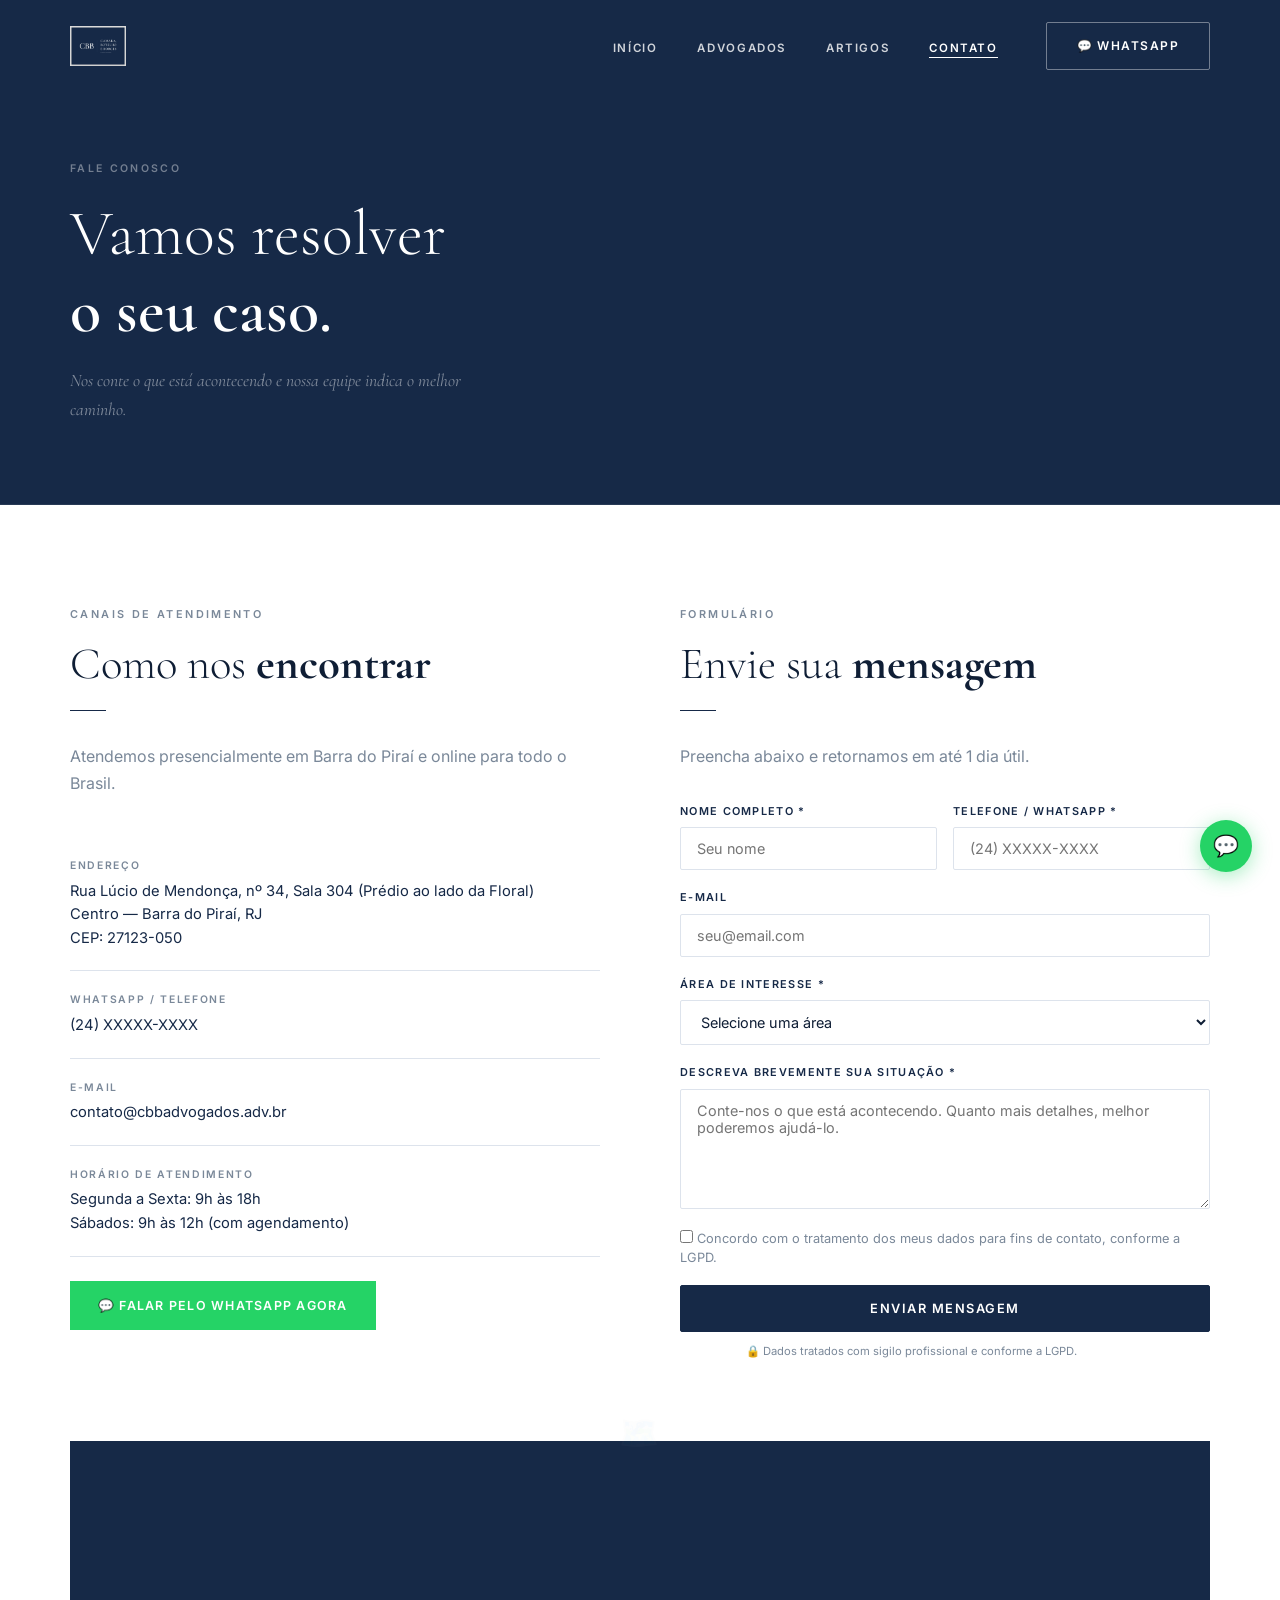
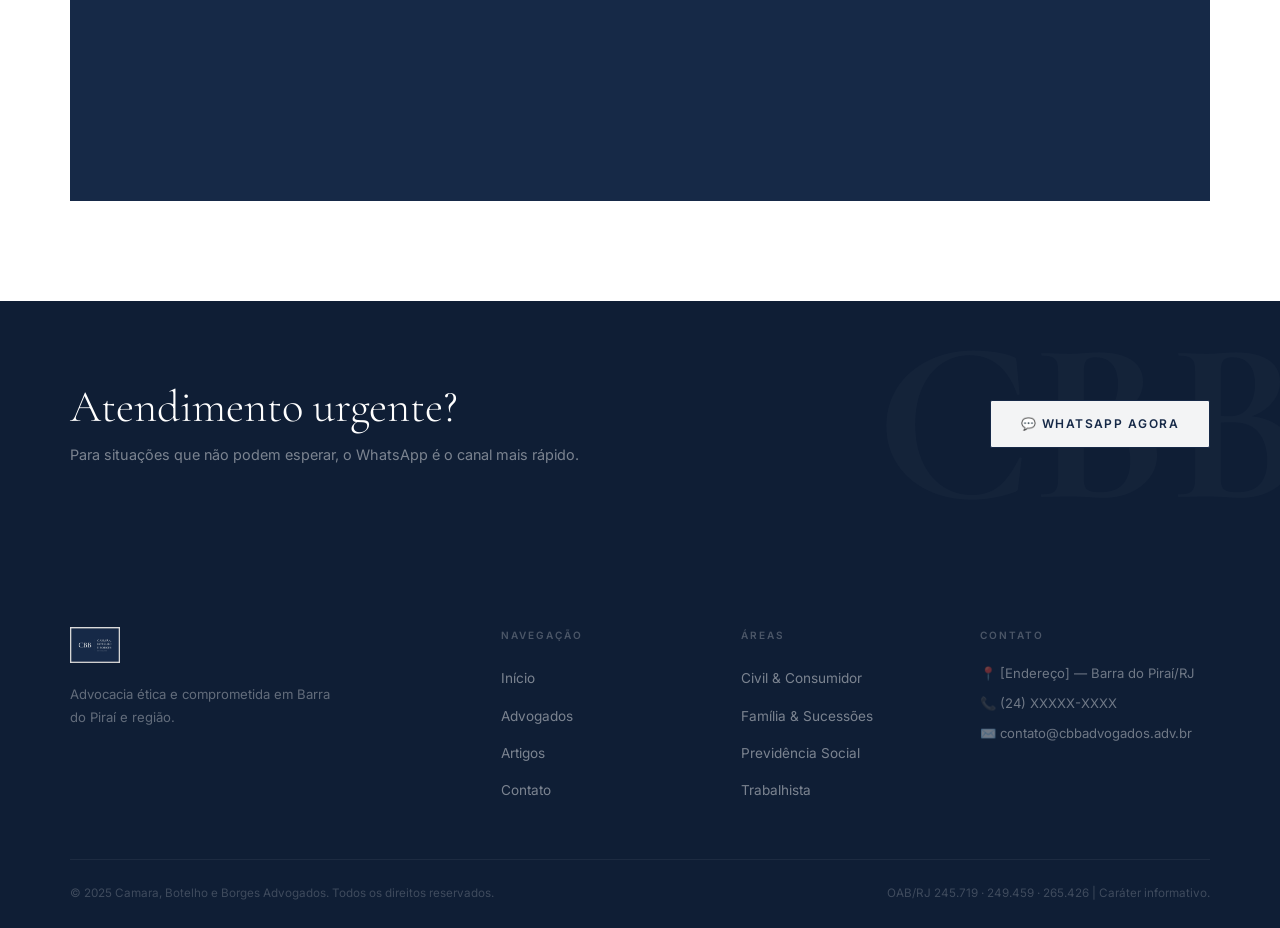
<file: contato.html>
<!DOCTYPE html>
<html lang="pt-BR">
<head>
  <meta charset="UTF-8" />
  <meta name="viewport" content="width=device-width, initial-scale=1.0" />
  <title>Contato | CBB — Camara, Botelho e Borges Advogados</title>
  <meta name="description" content="Entre em contato com o CBB Advogados. Atendimento em Barra do Piraí, RJ. WhatsApp, e-mail e formulário online." />
  <link rel="stylesheet" href="style.css" />
  <link rel="preconnect" href="https://fonts.googleapis.com" />
  <link rel="preconnect" href="https://fonts.gstatic.com" crossorigin />
</head>
<body>

  <nav class="navbar">
    <div class="container navbar__inner">
      <a href="index.html" class="navbar__logo">
        <img src="img/logo-horizontal-branco.png" alt="CBB Advogados" />
      </a>
      <ul class="navbar__menu">
        <li><a href="index.html"     class="navbar__link">Início</a></li>
        <li><a href="advogados.html" class="navbar__link">Advogados</a></li>
        <li><a href="artigos.html"   class="navbar__link">Artigos</a></li>
        <li><a href="contato.html"   class="navbar__link active">Contato</a></li>
        <li class="navbar__cta"><a href="https://wa.me/5524XXXXXXXX" class="btn btn--outline-white">💬 WhatsApp</a></li>
      </ul>
      <button class="navbar__hamburger" aria-label="Menu"><span></span><span></span><span></span></button>
    </div>
  </nav>

  <header class="page-header">
    <div class="container">
      <span class="page-header__label">Fale conosco</span>
      <h1 class="page-header__title">Vamos resolver<br><strong>o seu caso.</strong></h1>
      <p class="page-header__subtitle">
       Nos conte o que está acontecendo
        e nossa equipe indica o melhor caminho.
      </p>
    </div>
  </header>

  <section class="section">
    <div class="container">
      <div class="contact-layout">

        <!-- INFO -->
        <div>
          <span class="label">Canais de atendimento</span>
          <h2 style="margin-bottom: 14px; font-weight: 300;">Como nos <strong>encontrar</strong></h2>
          <div class="rule"></div>
          <p style="color: var(--gray-text); margin-bottom: 40px;">
            Atendemos presencialmente em Barra do Piraí e online para todo o Brasil.
          </p>

          <div class="contact-info__item">
            <div>
              <div class="contact-info__label">Endereço</div>
              <div class="contact-info__value">
                Rua Lúcio de Mendonça, nº 34, Sala 304 (Prédio ao lado da Floral)<br>
                Centro — Barra do Piraí, RJ<br>
                CEP: 27123-050
              </div>
            </div>
          </div>

          <div class="contact-info__item">
            <div>
              <div class="contact-info__label">WhatsApp / Telefone</div>
              <div class="contact-info__value">
                <a href="https://wa.me/5524XXXXXXXX">(24) XXXXX-XXXX</a>
              </div>
            </div>
          </div>

          <div class="contact-info__item">
            <div>
              <div class="contact-info__label">E-mail</div>
              <div class="contact-info__value">
                <a href="mailto:contato@cbbadvogados.adv.br">contato@cbbadvogados.adv.br</a>
              </div>
            </div>
          </div>

          <div class="contact-info__item">
            <div>
              <div class="contact-info__label">Horário de atendimento</div>
              <div class="contact-info__value">
                Segunda a Sexta: 9h às 18h<br>
                Sábados: 9h às 12h (com agendamento)
              </div>
            </div>
          </div>

          <a href="https://wa.me/5524XXXXXXXX"
             style="display:inline-flex;align-items:center;gap:10px;background:#25d366;color:#fff;padding:14px 28px;font-family:var(--font-sans);font-size:0.78rem;font-weight:600;letter-spacing:0.1em;text-transform:uppercase;margin-top:24px;transition:var(--transition);"
             onmouseover="this.style.background='#1ebe5d'" onmouseout="this.style.background='#25d366'">
            💬 Falar pelo WhatsApp agora
          </a>
        </div>

        <!-- FORM -->
        <div>
          <span class="label">Formulário</span>
          <h2 style="margin-bottom: 14px; font-weight: 300;">Envie sua <strong>mensagem</strong></h2>
          <div class="rule"></div>
          <p style="color: var(--gray-text); margin-bottom: 32px;">
            Preencha abaixo e retornamos em até 1 dia útil.
          </p>

          <form id="contactForm" novalidate>
            <div class="form-row">
              <div class="form-group">
                <label for="nome">Nome completo *</label>
                <input type="text" id="nome" name="nome" placeholder="Seu nome" required />
              </div>
              <div class="form-group">
                <label for="telefone">Telefone / WhatsApp *</label>
                <input type="tel" id="telefone" name="telefone" placeholder="(24) XXXXX-XXXX" required />
              </div>
            </div>

            <div class="form-group">
              <label for="email">E-mail</label>
              <input type="email" id="email" name="email" placeholder="seu@email.com" />
            </div>

            <div class="form-group">
              <label for="area">Área de interesse *</label>
              <select id="area" name="area" required>
                <option value="" disabled selected>Selecione uma área</option>
                <option>Direito Civil</option>
                <option>Direito do Consumidor</option>
                <option>Direito de Família</option>
                <option>Sucessões / Inventário</option>
                <option>Previdência Social / INSS</option>
                <option>Direito Trabalhista</option>
                <option>Direito Imobiliário</option>
                <option>Outro assunto</option>
              </select>
            </div>

            <div class="form-group">
              <label for="mensagem">Descreva brevemente sua situação *</label>
              <textarea id="mensagem" name="mensagem" placeholder="Conte-nos o que está acontecendo. Quanto mais detalhes, melhor poderemos ajudá-lo." required></textarea>
            </div>

            <div class="form-group">
              <label style="flex-direction:row;align-items:flex-start;gap:10px;cursor:pointer;text-transform:none;letter-spacing:0;font-size:0.8rem;font-weight:400;color:var(--gray-text);line-height:1.5;">
                <input type="checkbox" required style="width:auto;margin-top:3px;flex-shrink:0;" />
                Concordo com o tratamento dos meus dados para fins de contato, conforme a LGPD.
              </label>
            </div>

            <button type="submit" class="btn btn--navy" style="width:100%;justify-content:center;font-size:0.8rem;padding:15px;">
              Enviar mensagem
            </button>
            <p style="font-size:0.7rem;color:var(--gray-text);text-align:center;margin-top:10px;">
              🔒 Dados tratados com sigilo profissional e conforme a LGPD.
            </p>
          </form>

          <div class="form-success" id="formSuccess">
            ✅ Mensagem enviada com sucesso! Nossa equipe entrará em contato em breve.
          </div>
        </div>

      </div>

      <!-- MAPA -->
      <div class="map-wrapper">
        <!--
          Para ativar o Google Maps, substitua o bloco abaixo por:
          <iframe
            src="https://www.google.com/maps/embed?pb=<iframe src="https://www.google.com/maps/embed?pb=!1m18!1m12!1m3!1d3504.532082956178!2d-43.82965162470263!3d-22.46814157956623!2m3!1f0!2f0!3f0!3m2!1i1024!2i768!4f13.1!3m3!1m2!1s0x9eb507dc5e882f%3A0xd6a9603a3612a58d!2sCondom%C3%ADnio%20do%20Edif%C3%ADcio%20Barra%20Center!5e1!3m2!1spt-BR!2sbr!4v1777131238003!5m2!1spt-BR!2sbr" width="600" height="450" style="border:0;" allowfullscreen="" loading="lazy" referrerpolicy="no-referrer-when-downgrade"></iframe>"
            width="100%" height="360" style="border:0;" allowfullscreen="" loading="lazy">
          </iframe>
          Como gerar: maps.google.com > seu endereço > Compartilhar > Incorporar mapa > copie o src.
        -->
        <div class="map-placeholder">
          <span style="font-size:2rem;opacity:0.15;">🗺️</span>
          <span> <iframe
            <iframe src="https://www.google.com/maps/embed?pb=!1m18!1m12!1m3!1d3504.532082956178!2d-43.82965162470263!3d-22.
                   46814157956623!2m3!1f0!2f0!3f0!3m2!1i1024!2i768!4f13.1!3m3!1m2!1s0x9eb507dc5e882f%3A0xd6a9603a3612a58d!
                   2sCondom%C3%ADnio%20do%20Edif%C3%ADcio%20Barra%20Center!5e1!3m2!1spt-BR!2sbr!4v1777131238003!5m2!1spt-BR!2sbr" 
                   width="100%" height="360" style="border:0;" allowfullscreen="" loading="lazy" referrerpolicy="no-referrer-when-downgrade">            
                   </iframe>
          </iframe></span>
        </div>
      </div>
    </div>
  </section>

  <div class="cta-strip">
    <div class="container">
      <div class="cta-strip__inner">
        <div class="cta-strip__text">
          <h2>Atendimento urgente?</h2>
          <p>Para situações que não podem esperar, o WhatsApp é o canal mais rápido.</p>
        </div>
        <div class="cta-strip__actions">
          <a href="https://wa.me/5524XXXXXXXX" class="btn btn--navy" style="background:rgba(255,255,255,0.95);color:var(--navy);">💬 WhatsApp agora</a>
        </div>
      </div>
    </div>
  </div>

  <footer class="footer">
    <div class="container">
      <div class="footer__top">
        <div>
          <img src="img/logo-horizontal-branco.png" alt="CBB Advogados" class="footer__logo" />
          <p class="footer__tagline">Advocacia ética e comprometida em Barra do Piraí e região.</p>
        </div>
        <div>
          <div class="footer__col-title">Navegação</div>
          <ul class="footer__links">
            <li><a href="index.html"     class="footer__link">Início</a></li>
            <li><a href="advogados.html" class="footer__link">Advogados</a></li>
            <li><a href="artigos.html"   class="footer__link">Artigos</a></li>
            <li><a href="contato.html"   class="footer__link">Contato</a></li>
          </ul>
        </div>
        <div>
          <div class="footer__col-title">Áreas</div>
          <ul class="footer__links">
            <li><a href="contato.html" class="footer__link">Civil &amp; Consumidor</a></li>
            <li><a href="contato.html" class="footer__link">Família &amp; Sucessões</a></li>
            <li><a href="contato.html" class="footer__link">Previdência Social</a></li>
            <li><a href="contato.html" class="footer__link">Trabalhista</a></li>
          </ul>
        </div>
        <div>
          <div class="footer__col-title">Contato</div>
          <div class="footer__contact-item">📍 [Endereço] — Barra do Piraí/RJ</div>
          <div class="footer__contact-item">📞 (24) XXXXX-XXXX</div>
          <div class="footer__contact-item">✉️ contato@cbbadvogados.adv.br</div>
        </div>
      </div>
      <div class="footer__bottom">
        <span>© 2025 Camara, Botelho e Borges Advogados. Todos os direitos reservados.</span>
        <span>OAB/RJ 245.719 · 249.459 · 265.426 | Caráter informativo.</span>
      </div>
    </div>
  </footer>

  <a href="https://wa.me/5524XXXXXXXX" class="whatsapp-float">💬</a>
  <script src="script.js"></script>
</body>
</html>
</file>
<file: style.css>
/* =====================================================
   CAMARA, BOTELHO E BORGES ADVOGADOS — style.css
   Paleta: Navy #162947 | Branco #FFFFFF | Off-white #F7F6F2
   Tipografia: Cormorant Garamond (títulos) + Inter (corpo)
   ===================================================== */

@import url('https://fonts.googleapis.com/css2?family=Cormorant+Garamond:ital,wght@0,300;0,400;0,500;0,600;0,700;1,300;1,400;1,600&family=Inter:wght@300;400;500;600;700&display=swap');

/* --- Variáveis --- */
:root {
  --navy:        #162947;
  --navy-deep:   #0f1e35;
  --navy-mid:    #1d3558;
  --navy-light:  #243f66;
  --white:       #ffffff;
  --off-white:   #f7f6f2;
  --cream:       #f0ede6;
  --blue-mist:   #e8edf4;
  --gray-line:   #dde3ec;
  --gray-text:   #7a8899;
  --gray-dark:   #4a5568;

  --font-serif: 'Cormorant Garamond', 'Georgia', serif;
  --font-sans:  'Inter', 'Helvetica Neue', sans-serif;

  --radius: 2px;
  --transition: all 0.3s cubic-bezier(0.4, 0, 0.2, 1);
  --shadow-soft: 0 4px 32px rgba(22, 41, 71, 0.08);
  --shadow-card: 0 2px 16px rgba(22, 41, 71, 0.1);
}

/* --- Reset --- */
*, *::before, *::after { box-sizing: border-box; margin: 0; padding: 0; }
html { scroll-behavior: smooth; font-size: 16px; }
body {
  font-family: var(--font-sans);
  color: var(--navy-deep);
  background: var(--white);
  line-height: 1.7;
  -webkit-font-smoothing: antialiased;
}
img { max-width: 100%; display: block; }
a { text-decoration: none; color: inherit; transition: var(--transition); }
ul { list-style: none; }

/* --- Tipografia --- */
h1, h2, h3 { font-family: var(--font-serif); line-height: 1.2; }
h1 { font-size: clamp(2.4rem, 5.5vw, 4rem); font-weight: 500; }
h2 { font-size: clamp(1.8rem, 3.5vw, 2.8rem); font-weight: 500; }
h3 { font-size: clamp(1.2rem, 2vw, 1.6rem); font-weight: 500; }
h4 { font-family: var(--font-sans); font-size: 0.8rem; font-weight: 600; letter-spacing: 0.18em; text-transform: uppercase; }
p { max-width: 66ch; }

/* --- Utilitários --- */
.container { width: 92%; max-width: 1140px; margin: 0 auto; }
.section { padding: 100px 0; }
.section--cream { background: var(--off-white); }
.section--navy { background: var(--navy); color: var(--white); }
.section--deep { background: var(--navy-deep); color: var(--white); }

.label {
  font-family: var(--font-sans);
  font-size: 0.68rem;
  font-weight: 600;
  letter-spacing: 0.22em;
  text-transform: uppercase;
  color: var(--gray-text);
  display: block;
  margin-bottom: 14px;
}
.label--light { color: rgba(255,255,255,0.45); }

.rule {
  width: 36px; height: 1px;
  background: var(--navy);
  margin: 18px 0 32px;
}
.rule--light { background: rgba(255,255,255,0.3); }
.rule--center { margin: 18px auto 32px; }

.text-center { text-align: center; }
.text-center p { margin: 0 auto; }

/* --- Botões --- */
.btn {
  display: inline-flex;
  align-items: center;
  gap: 8px;
  padding: 13px 30px;
  font-family: var(--font-sans);
  font-size: 0.75rem;
  font-weight: 600;
  letter-spacing: 0.12em;
  text-transform: uppercase;
  border: 1.5px solid transparent;
  cursor: pointer;
  transition: var(--transition);
  border-radius: var(--radius);
}

.btn--navy {
  background: var(--navy);
  color: var(--white);
  border-color: var(--navy);
}
.btn--navy:hover {
  background: var(--navy-mid);
  border-color: var(--navy-mid);
  transform: translateY(-1px);
  box-shadow: 0 6px 20px rgba(22,41,71,0.25);
}

.btn--outline-white {
  background: transparent;
  color: var(--white);
  border-color: rgba(255,255,255,0.4);
}
.btn--outline-white:hover {
  border-color: var(--white);
  background: rgba(255,255,255,0.06);
}

.btn--outline-navy {
  background: transparent;
  color: var(--navy);
  border-color: var(--navy);
}
.btn--outline-navy:hover {
  background: var(--navy);
  color: var(--white);
}

/* =====================================================
   NAVBAR
   ===================================================== */
.navbar {
  position: fixed;
  top: 0; left: 0; right: 0;
  z-index: 1000;
  padding: 22px 0;
  background: transparent;
  transition: var(--transition);
}
.navbar.scrolled {
  background: var(--navy);
  padding: 14px 0;
  box-shadow: 0 2px 24px rgba(0,0,0,0.2);
}

.navbar__inner {
  display: flex;
  align-items: center;
  justify-content: space-between;
}

.navbar__logo img {
  height: 40px;
  width: auto;
}

.navbar__menu {
  display: flex;
  align-items: center;
  gap: 40px;
}
.navbar__link {
  font-size: 0.72rem;
  font-weight: 600;
  letter-spacing: 0.14em;
  text-transform: uppercase;
  color: rgba(255,255,255,0.8);
  position: relative;
  padding-bottom: 3px;
}
.navbar__link::after {
  content: '';
  position: absolute;
  bottom: 0; left: 0;
  width: 0; height: 1px;
  background: var(--white);
  transition: width 0.3s ease;
}
.navbar__link:hover, .navbar__link.active { color: var(--white); }
.navbar__link:hover::after, .navbar__link.active::after { width: 100%; }
.navbar__cta { margin-left: 8px; }

.navbar__hamburger {
  display: none;
  flex-direction: column;
  gap: 5px;
  background: none;
  border: none;
  cursor: pointer;
  padding: 4px;
  z-index: 999;
}
.navbar__hamburger span {
  display: block; width: 24px; height: 1.5px;
  background: var(--white);
  transition: var(--transition);
}
.navbar__hamburger.active span:nth-child(1) { transform: translateY(6.5px) rotate(45deg); }
.navbar__hamburger.active span:nth-child(2) { opacity: 0; }
.navbar__hamburger.active span:nth-child(3) { transform: translateY(-6.5px) rotate(-45deg); }

/* =====================================================
   HERO
   ===================================================== */
.hero {
  min-height: 100vh;
  background: var(--navy);
  display: flex;
  align-items: center;
  position: relative;
  overflow: hidden;
}

/* Textura sutil */
.hero::before {
  content: '';
  position: absolute;
  inset: 0;
  background-image:
    linear-gradient(to bottom right, rgba(255,255,255,0.02) 0%, transparent 60%);
  pointer-events: none;
}

/* Linha vertical decorativa */
.hero__deco-line {
  position: absolute;
  top: 0; right: 22%;
  width: 1px; height: 100%;
  background: linear-gradient(to bottom, transparent 0%, rgba(255,255,255,0.07) 30%, rgba(255,255,255,0.07) 70%, transparent 100%);
}

.hero__inner {
  position: relative;
  z-index: 2;
  display: grid;
  grid-template-columns: 1fr 1fr;
  gap: 80px;
  align-items: center;
  padding: 130px 0 90px;
  width: 100%;
}

.hero__content {}

.hero__eyebrow {
  display: flex;
  align-items: center;
  gap: 14px;
  margin-bottom: 28px;
}
.hero__eyebrow-line {
  width: 32px; height: 1px;
  background: rgba(255,255,255,0.35);
}
.hero__eyebrow-text {
  font-size: 0.68rem;
  font-weight: 600;
  letter-spacing: 0.22em;
  text-transform: uppercase;
  color: rgba(255,255,255,0.5);
}

.hero__title {
  color: var(--white);
  font-weight: 300;
  margin-bottom: 10px;
  line-height: 1.1;
}
.hero__title strong {
  font-weight: 600;
  display: block;
}

.hero__subtitle {
  font-family: var(--font-serif);
  font-size: 1.15rem;
  font-style: italic;
  color: rgba(255,255,255,0.55);
  margin: 24px 0 44px;
  max-width: 48ch;
  line-height: 1.6;
}

.hero__actions {
  display: flex;
  flex-wrap: wrap;
  gap: 14px;
}

/* Lado direito do hero: estatísticas */
.hero__right {
  display: flex;
  flex-direction: column;
  gap: 1px;
  border-left: 1px solid rgba(255,255,255,0.1);
  padding-left: 60px;
}

.hero__stat {
  padding: 28px 0;
  border-bottom: 1px solid rgba(255,255,255,0.07);
}
.hero__stat:last-child { border-bottom: none; }

.hero__stat-number {
  font-family: var(--font-serif);
  font-size: 3rem;
  font-weight: 300;
  color: var(--white);
  line-height: 1;
  margin-bottom: 6px;
}
.hero__stat-label {
  font-size: 0.72rem;
  font-weight: 500;
  letter-spacing: 0.14em;
  text-transform: uppercase;
  color: rgba(255,255,255,0.4);
}

/* =====================================================
   ÁREAS
   ===================================================== */
.areas__grid {
  display: grid;
  grid-template-columns: repeat(4, 1fr);
  gap: 1px;
  background: var(--gray-line);
  border: 1px solid var(--gray-line);
}

.area-card {
  background: var(--white);
  padding: 36px 28px;
  position: relative;
  transition: var(--transition);
  cursor: default;
}
.area-card::after {
  content: '';
  position: absolute;
  bottom: 0; left: 0;
  width: 0; height: 2px;
  background: var(--navy);
  transition: width 0.4s ease;
}
.area-card:hover::after { width: 100%; }
.area-card:hover { background: var(--off-white); }

.area-card__number {
  font-family: var(--font-serif);
  font-size: 1.8rem;
  font-weight: 300;
  color: var(--gray-line);
  margin-bottom: 20px;
  line-height: 1;
}
.area-card__title {
  font-family: var(--font-sans);
  font-size: 0.8rem;
  font-weight: 600;
  letter-spacing: 0.1em;
  text-transform: uppercase;
  color: var(--navy);
  margin-bottom: 10px;
}
.area-card__text {
  font-size: 0.85rem;
  color: var(--gray-text);
  line-height: 1.7;
}

/* =====================================================
   POR QUE NÓS
   ===================================================== */
.why__layout {
  display: grid;
  grid-template-columns: 1fr 1fr;
  gap: 100px;
  align-items: center;
}

.why__items { display: flex; flex-direction: column; gap: 0; }

.why__item {
  display: flex;
  gap: 24px;
  padding: 28px 0;
  border-bottom: 1px solid var(--gray-line);
}
.why__item:first-child { border-top: 1px solid var(--gray-line); }

.why__item-num {
  font-family: var(--font-serif);
  font-size: 1.1rem;
  font-weight: 300;
  color: var(--gray-line);
  flex-shrink: 0;
  width: 28px;
  line-height: 1.6;
}
.why__item-title {
  font-family: var(--font-sans);
  font-size: 0.78rem;
  font-weight: 600;
  letter-spacing: 0.1em;
  text-transform: uppercase;
  color: var(--navy);
  margin-bottom: 6px;
}
.why__item-text {
  font-size: 0.88rem;
  color: var(--gray-dark);
  line-height: 1.7;
}

.why__visual {
  position: relative;
}
.why__visual-main {
  background: var(--navy);
  aspect-ratio: 4/5;
  display: flex;
  align-items: center;
  justify-content: center;
  position: relative;
  overflow: hidden;
}
.why__visual-logo {
  width: 60%;
  opacity: 0.12;
}
.why__visual-text {
  position: absolute;
  bottom: 32px; left: 32px; right: 32px;
  color: rgba(255,255,255,0.5);
  font-size: 0.7rem;
  letter-spacing: 0.1em;
  text-transform: uppercase;
  text-align: center;
}
.why__visual-accent {
  position: absolute;
  bottom: -16px; right: -16px;
  background: var(--off-white);
  border: 1px solid var(--gray-line);
  padding: 20px 24px;
  text-align: center;
}
.why__visual-accent strong {
  font-family: var(--font-serif);
  font-size: 1.8rem;
  font-weight: 400;
  color: var(--navy);
  display: block;
  line-height: 1;
}
.why__visual-accent span {
  font-size: 0.65rem;
  font-weight: 600;
  letter-spacing: 0.12em;
  text-transform: uppercase;
  color: var(--gray-text);
  margin-top: 4px;
  display: block;
}

/* =====================================================
   ADVOGADOS CARDS (Home)
   ===================================================== */
.lawyers__grid {
  display: grid;
  grid-template-columns: repeat(3, 1fr);
  gap: 24px;
}

.lawyer-card {
  border: 1px solid var(--gray-line);
  background: var(--white);
  transition: var(--transition);
}
.lawyer-card:hover {
  box-shadow: var(--shadow-card);
  transform: translateY(-3px);
}

.lawyer-card__photo {
  aspect-ratio: 3/4;
  background: var(--navy);
  display: flex;
  align-items: center;
  justify-content: center;
  overflow: hidden;
  position: relative;
}
.lawyer-card__photo img {
  width: 100%; height: 100%; object-fit: cover;
}
.lawyer-card__photo-mono {
  font-family: var(--font-serif);
  font-size: 3.5rem;
  font-weight: 300;
  color: rgba(255,255,255,0.12);
}

.lawyer-card__body { padding: 28px 24px; }
.lawyer-card__name {
  font-family: var(--font-serif);
  font-size: 1.3rem;
  font-weight: 500;
  color: var(--navy);
  margin-bottom: 4px;
}
.lawyer-card__oab {
  font-size: 0.68rem;
  font-weight: 600;
  letter-spacing: 0.14em;
  text-transform: uppercase;
  color: var(--gray-text);
  margin-bottom: 16px;
}
.lawyer-card__tags {
  display: flex;
  flex-wrap: wrap;
  gap: 6px;
  margin-bottom: 16px;
}
.lawyer-card__tag {
  font-size: 0.63rem;
  font-weight: 600;
  letter-spacing: 0.08em;
  text-transform: uppercase;
  background: var(--blue-mist);
  color: var(--navy);
  padding: 4px 10px;
}
.lawyer-card__link {
  font-size: 0.7rem;
  font-weight: 600;
  letter-spacing: 0.1em;
  text-transform: uppercase;
  color: var(--navy);
  display: inline-flex;
  align-items: center;
  gap: 6px;
  border-bottom: 1px solid var(--navy);
  padding-bottom: 1px;
}
.lawyer-card__link:hover { opacity: 0.6; }

/* =====================================================
   DEPOIMENTOS
   ===================================================== */
.testimonials__grid {
  display: grid;
  grid-template-columns: repeat(3, 1fr);
  gap: 1px;
  background: rgba(255,255,255,0.08);
}

.testimonial-card {
  background: var(--navy-mid);
  padding: 40px;
}

.testimonial-card__quote {
  font-family: var(--font-serif);
  font-size: 3rem;
  font-weight: 300;
  color: rgba(255,255,255,0.1);
  line-height: 1;
  margin-bottom: 20px;
}
.testimonial-card__text {
  font-family: var(--font-serif);
  font-size: 1.05rem;
  font-style: italic;
  font-weight: 300;
  color: rgba(255,255,255,0.75);
  line-height: 1.8;
  margin-bottom: 28px;
}
.testimonial-card__rule {
  width: 24px; height: 1px;
  background: rgba(255,255,255,0.2);
  margin-bottom: 16px;
}
.testimonial-card__name {
  font-size: 0.75rem;
  font-weight: 600;
  letter-spacing: 0.12em;
  text-transform: uppercase;
  color: rgba(255,255,255,0.9);
  margin-bottom: 3px;
}
.testimonial-card__case {
  font-size: 0.7rem;
  color: rgba(255,255,255,0.35);
  letter-spacing: 0.06em;
}

/* =====================================================
   CTA BANNER
   ===================================================== */
.cta-strip {
  background: var(--navy-deep);
  padding: 80px 0;
  position: relative;
  overflow: hidden;
}
.cta-strip::before {
  content: 'CBB';
  font-family: var(--font-serif);
  font-size: 18vw;
  font-weight: 700;
  color: rgba(255,255,255,0.025);
  position: absolute;
  right: -2%;
  top: 50%; transform: translateY(-50%);
  line-height: 1;
  pointer-events: none;
  user-select: none;
}

.cta-strip__inner {
  display: flex;
  align-items: center;
  justify-content: space-between;
  gap: 40px;
  position: relative;
  z-index: 2;
}
.cta-strip__text h2 {
  color: var(--white);
  font-weight: 300;
  margin-bottom: 8px;
}
.cta-strip__text p {
  color: rgba(255,255,255,0.45);
  font-size: 0.9rem;
}
.cta-strip__actions {
  display: flex;
  gap: 14px;
  flex-shrink: 0;
}

/* =====================================================
   PAGE HEADER
   ===================================================== */
.page-header {
  background: var(--navy);
  padding: 160px 0 80px;
  position: relative;
}
.page-header::after {
  content: '';
  position: absolute;
  bottom: 0; left: 0; right: 0;
  height: 1px;
  background: rgba(255,255,255,0.08);
}
.page-header__label {
  font-size: 0.66rem;
  font-weight: 600;
  letter-spacing: 0.22em;
  text-transform: uppercase;
  color: rgba(255,255,255,0.4);
  display: block;
  margin-bottom: 18px;
}
.page-header__title {
  color: var(--white);
  font-weight: 300;
  margin-bottom: 16px;
}
.page-header__title strong { font-weight: 600; }
.page-header__subtitle {
  font-family: var(--font-serif);
  font-size: 1.1rem;
  font-style: italic;
  color: rgba(255,255,255,0.45);
  max-width: 50ch;
}

/* =====================================================
   LAWYERS FULL PAGE
   ===================================================== */
.lawyers-full__grid { display: flex; flex-direction: column; gap: 2px; background: var(--gray-line); }

.lawyer-full {
  background: var(--white);
  display: grid;
  grid-template-columns: 300px 1fr;
  gap: 0;
}

.lawyer-full__photo {
  background: var(--navy);
  display: flex;
  align-items: center;
  justify-content: center;
  min-height: 440px;
  position: relative;
  overflow: hidden;
}
.lawyer-full__photo img { width: 100%; height: 100%; object-fit: cover; }
.lawyer-full__photo-mono {
  font-family: var(--font-serif);
  font-size: 5rem;
  font-weight: 300;
  color: rgba(255,255,255,0.1);
}
.lawyer-full__photo-hint {
  position: absolute;
  bottom: 20px;
  font-size: 0.62rem;
  color: rgba(255,255,255,0.18);
  letter-spacing: 0.1em;
  text-transform: uppercase;
  text-align: center;
  padding: 0 16px;
}

.lawyer-full__body { padding: 56px 60px; }
.lawyer-full__name {
  font-family: var(--font-serif);
  font-size: 2.2rem;
  font-weight: 400;
  color: var(--navy);
  margin-bottom: 6px;
}
.lawyer-full__oab {
  font-size: 0.68rem;
  font-weight: 600;
  letter-spacing: 0.16em;
  text-transform: uppercase;
  color: var(--gray-text);
  display: block;
  margin-bottom: 24px;
}
.lawyer-full__rule { width: 32px; height: 1px; background: var(--navy); margin-bottom: 28px; }
.lawyer-full__bio {
  font-size: 0.95rem;
  color: var(--gray-dark);
  line-height: 1.85;
  margin-bottom: 20px;
  max-width: 100%;
}
.lawyer-full__spec-label {
  font-size: 0.65rem;
  font-weight: 600;
  letter-spacing: 0.18em;
  text-transform: uppercase;
  color: var(--gray-text);
  margin-bottom: 12px;
  margin-top: 28px;
}
.lawyer-full__tags { display: flex; flex-wrap: wrap; gap: 8px; margin-bottom: 32px; }
.lawyer-full__tag {
  font-size: 0.65rem;
  font-weight: 600;
  letter-spacing: 0.1em;
  text-transform: uppercase;
  background: var(--blue-mist);
  color: var(--navy);
  padding: 5px 12px;
  border: 1px solid var(--gray-line);
}

/* =====================================================
   ARTIGOS
   ===================================================== */
.articles__grid {
  display: grid;
  grid-template-columns: repeat(3, 1fr);
  gap: 1px;
  background: var(--gray-line);
  border: 1px solid var(--gray-line);
}

.article-card {
  background: var(--white);
  transition: var(--transition);
  display: flex;
  flex-direction: column;
}
.article-card:hover { background: var(--off-white); }

.article-card__top {
  padding: 32px 32px 0;
}
.article-card__category {
  font-size: 0.63rem;
  font-weight: 600;
  letter-spacing: 0.18em;
  text-transform: uppercase;
  color: var(--gray-text);
  margin-bottom: 16px;
  display: block;
}
.article-card__title {
  font-family: var(--font-serif);
  font-size: 1.25rem;
  font-weight: 500;
  color: var(--navy);
  line-height: 1.35;
  margin-bottom: 16px;
}
.article-card__title a:hover { opacity: 0.7; }

.article-card__body { padding: 0 32px 32px; flex: 1; display: flex; flex-direction: column; }
.article-card__excerpt {
  font-size: 0.87rem;
  color: var(--gray-text);
  line-height: 1.7;
  flex: 1;
  margin-bottom: 24px;
}
.article-card__footer {
  display: flex;
  align-items: center;
  justify-content: space-between;
  padding-top: 20px;
  border-top: 1px solid var(--gray-line);
}
.article-card__date { font-size: 0.7rem; color: var(--gray-text); }
.article-card__link {
  font-size: 0.68rem;
  font-weight: 600;
  letter-spacing: 0.1em;
  text-transform: uppercase;
  color: var(--navy);
  border-bottom: 1px solid var(--navy);
  padding-bottom: 1px;
}
.article-card__link:hover { opacity: 0.6; }

/* Single article */
.article-hero {
  background: var(--navy);
  padding: 160px 0 80px;
}
.article-hero__cat { font-size: 0.66rem; font-weight: 600; letter-spacing: 0.2em; text-transform: uppercase; color: rgba(255,255,255,0.4); display: block; margin-bottom: 20px; }
.article-hero__title { color: var(--white); font-weight: 300; max-width: 800px; }
.article-hero__title strong { font-weight: 600; }
.article-hero__meta { display: flex; gap: 24px; font-size: 0.78rem; color: rgba(255,255,255,0.35); margin-top: 24px; }

.article-content { padding: 80px 0; }
.article-content__inner { max-width: 740px; margin: 0 auto; }
.article-content__inner h2 { font-family: var(--font-serif); font-size: 1.6rem; font-weight: 500; color: var(--navy); margin: 48px 0 18px; }
.article-content__inner p { font-size: 1rem; line-height: 1.85; color: var(--gray-dark); margin-bottom: 20px; max-width: 100%; }
.article-content__inner ul { margin-bottom: 20px; }
.article-content__inner ul li { font-size: 0.95rem; line-height: 1.75; color: var(--gray-dark); padding-left: 18px; position: relative; margin-bottom: 8px; }
.article-content__inner ul li::before { content: '—'; position: absolute; left: 0; color: var(--navy); font-size: 0.7rem; top: 4px; }
.article-content__inner strong { color: var(--navy); }

.article-cta {
  background: var(--off-white);
  border: 1px solid var(--gray-line);
  border-left: 3px solid var(--navy);
  padding: 40px;
  margin-top: 56px;
}
.article-cta h3 { font-family: var(--font-serif); font-size: 1.3rem; font-weight: 500; color: var(--navy); margin-bottom: 8px; }
.article-cta p { font-size: 0.88rem; color: var(--gray-text); margin-bottom: 20px; }

/* =====================================================
   CONTATO
   ===================================================== */
.contact-layout {
  display: grid;
  grid-template-columns: 1fr 1fr;
  gap: 80px;
  align-items: start;
}

.contact-info__item {
  display: flex;
  gap: 20px;
  padding: 20px 0;
  border-bottom: 1px solid var(--gray-line);
  align-items: flex-start;
}
.contact-info__label {
  font-size: 0.65rem;
  font-weight: 600;
  letter-spacing: 0.16em;
  text-transform: uppercase;
  color: var(--gray-text);
  margin-bottom: 5px;
}
.contact-info__value {
  font-size: 0.92rem;
  color: var(--navy);
  line-height: 1.6;
}
.contact-info__value a { color: var(--navy); }
.contact-info__value a:hover { opacity: 0.6; }

.form-group { display: flex; flex-direction: column; gap: 7px; margin-bottom: 18px; }
.form-group label {
  font-size: 0.68rem;
  font-weight: 600;
  letter-spacing: 0.12em;
  text-transform: uppercase;
  color: var(--navy);
}
.form-group input,
.form-group select,
.form-group textarea {
  border: 1px solid var(--gray-line);
  padding: 12px 16px;
  font-family: var(--font-sans);
  font-size: 0.9rem;
  color: var(--navy-deep);
  background: var(--white);
  transition: var(--transition);
  width: 100%;
  border-radius: var(--radius);
}
.form-group input:focus,
.form-group select:focus,
.form-group textarea:focus {
  outline: none;
  border-color: var(--navy);
  box-shadow: 0 0 0 3px rgba(22,41,71,0.06);
}
.form-group textarea { resize: vertical; min-height: 120px; }
.form-row { display: grid; grid-template-columns: 1fr 1fr; gap: 16px; }

.form-success {
  display: none;
  background: var(--blue-mist);
  border: 1px solid var(--gray-line);
  padding: 20px 24px;
  text-align: center;
  font-size: 0.9rem;
  color: var(--navy);
  font-weight: 500;
}

.map-wrapper { margin-top: 80px; }
.map-placeholder {
  height: 360px;
  background: var(--navy);
  display: flex;
  flex-direction: column;
  align-items: center;
  justify-content: center;
  color: rgba(255,255,255,0.2);
  font-size: 0.72rem;
  letter-spacing: 0.1em;
  text-transform: uppercase;
  gap: 10px;
}

/* =====================================================
   FOOTER
   ===================================================== */
.footer {
  background: var(--navy-deep);
  color: rgba(255,255,255,0.5);
  padding: 80px 0 0;
}

.footer__top {
  display: grid;
  grid-template-columns: 2fr 1fr 1fr 1.2fr;
  gap: 48px;
  padding-bottom: 56px;
  border-bottom: 1px solid rgba(255,255,255,0.06);
}

.footer__logo { height: 36px; width: auto; margin-bottom: 20px; }
.footer__tagline { font-size: 0.82rem; line-height: 1.75; color: rgba(255,255,255,0.35); max-width: 34ch; }

.footer__col-title {
  font-size: 0.63rem;
  font-weight: 600;
  letter-spacing: 0.2em;
  text-transform: uppercase;
  color: rgba(255,255,255,0.25);
  margin-bottom: 20px;
}
.footer__links { display: flex; flex-direction: column; gap: 10px; }
.footer__link { font-size: 0.85rem; color: rgba(255,255,255,0.45); }
.footer__link:hover { color: var(--white); }

.footer__contact-item { display: flex; gap: 10px; font-size: 0.82rem; color: rgba(255,255,255,0.4); margin-bottom: 10px; align-items: flex-start; line-height: 1.5; }

.footer__bottom {
  padding: 24px 0;
  display: flex;
  justify-content: space-between;
  align-items: center;
  font-size: 0.73rem;
  color: rgba(255,255,255,0.2);
}

/* =====================================================
   WHATSAPP FLOAT
   ===================================================== */
.whatsapp-float {
  position: fixed;
  bottom: 28px; right: 28px;
  z-index: 999;
  width: 52px; height: 52px;
  background: #25d366;
  border-radius: 50%;
  display: flex;
  align-items: center;
  justify-content: center;
  font-size: 1.3rem;
  box-shadow: 0 4px 20px rgba(37,211,102,0.4);
  transition: var(--transition);
}
.whatsapp-float:hover { transform: scale(1.1); }

/* =====================================================
   RESPONSIVE
   ===================================================== */
@media (max-width: 1024px) {
  .hero__inner { grid-template-columns: 1fr; gap: 60px; }
  .hero__right { border-left: none; padding-left: 0; border-top: 1px solid rgba(255,255,255,0.1); padding-top: 40px; flex-direction: row; gap: 0; }
  .hero__stat { flex: 1; border-bottom: none; border-right: 1px solid rgba(255,255,255,0.07); padding: 0 28px; }
  .hero__stat:last-child { border-right: none; }
  .areas__grid { grid-template-columns: repeat(2, 1fr); }
  .why__layout { grid-template-columns: 1fr; gap: 56px; }
  .why__visual { display: none; }
  .lawyers__grid { grid-template-columns: 1fr 1fr; }
  .testimonials__grid { grid-template-columns: 1fr; gap: 1px; }
  .footer__top { grid-template-columns: 1fr 1fr; }
  .lawyer-full { grid-template-columns: 1fr; }
  .lawyer-full__photo { min-height: 300px; }
  .cta-strip__inner { flex-direction: column; text-align: center; }
  .contact-layout { grid-template-columns: 1fr; gap: 56px; }
  .articles__grid { grid-template-columns: 1fr 1fr; }
}

@media (max-width: 768px) {
  .section { padding: 64px 0; }
  .navbar__menu { display: none; flex-direction: column; position: fixed; top: 0; left: 0; right: 0; bottom: 0; background: var(--navy); padding: 100px 32px 48px; gap: 28px; z-index: 998; }
  .navbar__menu.open { display: flex; }
  .navbar__link { font-size: 1rem; }
  .navbar__cta { margin-left: 0; }
  .navbar__hamburger { display: flex; }
  .areas__grid { grid-template-columns: 1fr; }
  .lawyers__grid { grid-template-columns: 1fr; }
  .articles__grid { grid-template-columns: 1fr; }
  .footer__top { grid-template-columns: 1fr; gap: 32px; }
  .footer__bottom { flex-direction: column; gap: 8px; text-align: center; }
  .lawyer-full__body { padding: 36px 28px; }
  .form-row { grid-template-columns: 1fr; }
  .hero__right { flex-direction: column; }
  .hero__stat { border-right: none; border-bottom: 1px solid rgba(255,255,255,0.07); padding: 20px 0; }
}
</file>
